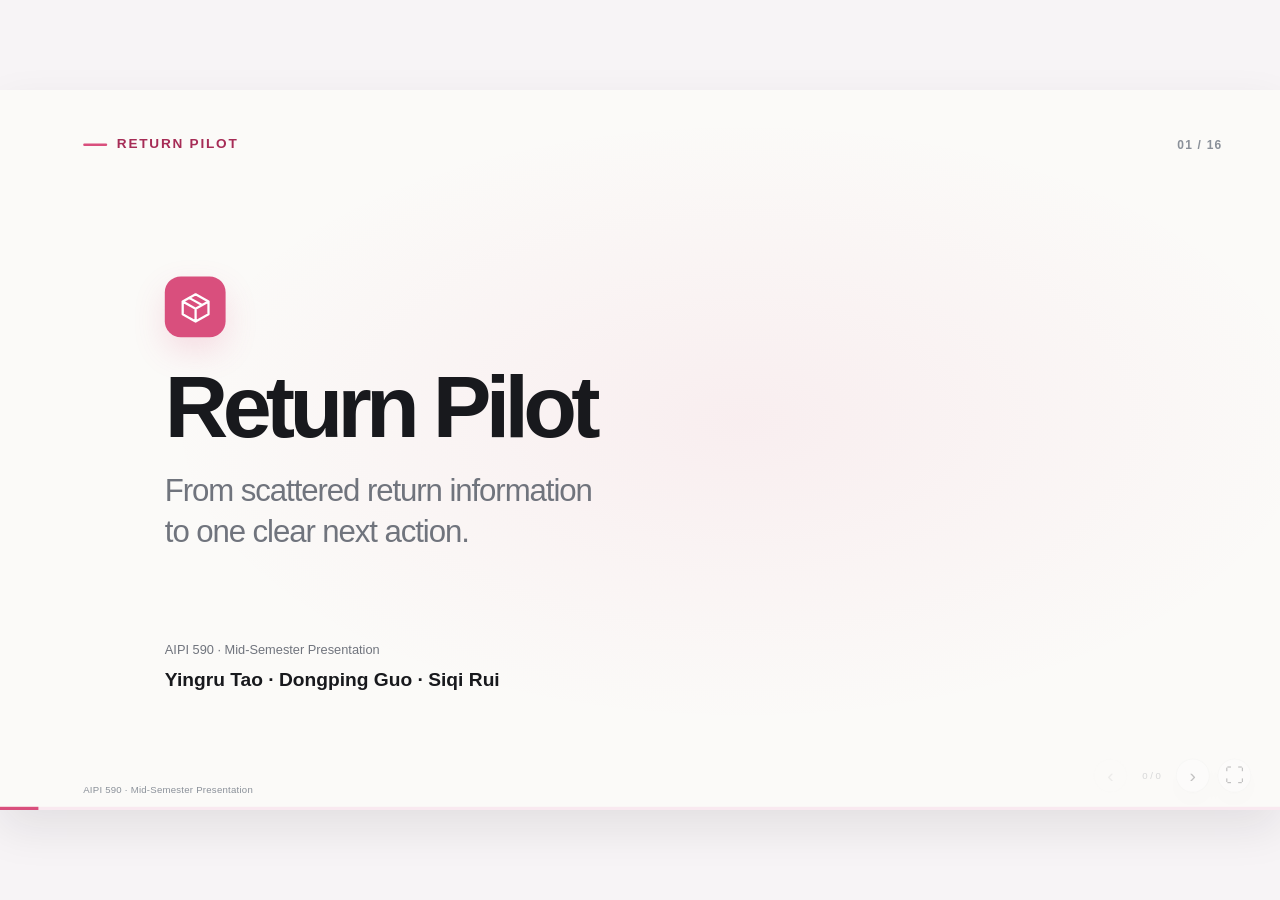
<file: index.html>
<!doctype html>
<html lang="en">
<head>
  <meta charset="utf-8">
  <meta name="viewport" content="width=device-width, initial-scale=1, viewport-fit=cover">
  <meta name="theme-color" content="#FBFAF8">
  <meta name="description" content="Return Pilot — Project progress, customer personas, MVP, system overview, costs, and experiments">
  <title>Return Pilot · AIPI 590 · Presentation 2</title>
  <link rel="icon" href="data:image/svg+xml,%3Csvg xmlns='http://www.w3.org/2000/svg' viewBox='0 0 32 32'%3E%3Crect width='32' height='32' rx='9' fill='%23D94F7D'/%3E%3Ctext x='8' y='24' font-size='24' fill='white' font-family='sans-serif'%3ER%3C/text%3E%3C/svg%3E">
  <link rel="stylesheet" href="assets/presentation.css">
  <link rel="stylesheet" href="assets/personas.css">
  <link rel="stylesheet" href="assets/mvp.css">
  <link rel="stylesheet" href="assets/system.css">
</head>
<body>
  <svg class="svg-definitions" aria-hidden="true" xmlns="http://www.w3.org/2000/svg"><defs>
    <symbol id="i-mail" viewBox="0 0 24 24"><rect x="3" y="5" width="18" height="14" rx="3"/><path d="m4 7 8 6 8-6"/></symbol>
    <symbol id="i-receipt" viewBox="0 0 24 24"><path d="M5 3h14v19l-3-2-4 2-4-2-3 2V3Z"/><path d="M8 7h8M8 11h8M8 15h5"/></symbol>
    <symbol id="i-image" viewBox="0 0 24 24"><rect x="3" y="3" width="18" height="18" rx="3"/><circle cx="8" cy="8" r="1.5"/><path d="m4 18 5-5 4 3 4-6 4 8"/></symbol>
    <symbol id="i-headphones" viewBox="0 0 24 24"><path d="M4 14v-3a8 8 0 0 1 16 0v3"/><rect x="3" y="12" width="4" height="9" rx="2"/><rect x="17" y="12" width="4" height="9" rx="2"/></symbol>
    <symbol id="i-hoodie" viewBox="0 0 24 24"><path d="m8 4-5 4-2 7 4 2 2-5v10h10V12l2 5 4-2-2-7-5-4M8 4c0-4 8-4 8 0l-4 5-4-5ZM9 17h6"/></symbol>
    <symbol id="i-phone" viewBox="0 0 24 24"><rect x="6" y="2" width="12" height="20" rx="3"/><path d="M10 5h4M11 19h2"/></symbol>
    <symbol id="i-page" viewBox="0 0 24 24"><rect x="3" y="3" width="18" height="18" rx="3"/><path d="M3 8h18M7 12h10M7 16h7"/></symbol>
    <symbol id="i-arrow" viewBox="0 0 24 24"><path d="M5 12h14m-5-5 5 5-5 5"/></symbol>
    <symbol id="i-box" viewBox="0 0 24 24"><path d="m12 3 9 5v9l-9 5-9-5V8l9-5Zm-9 5 9 5 9-5M12 13v9M7.5 5.5l9 5"/></symbol>
    <symbol id="i-check" viewBox="0 0 24 24"><path d="m5 12 4 4L19 6"/></symbol>
    <symbol id="i-route" viewBox="0 0 24 24"><circle cx="5" cy="5" r="2"/><circle cx="19" cy="19" r="2"/><path d="M7 5h9a4 4 0 0 1 0 8H8a3 3 0 0 0 0 6h9"/></symbol>
    <symbol id="i-refund" viewBox="0 0 24 24"><path d="M4 8a9 9 0 1 1-1 8M4 3v5h5M15 8h-4a2 2 0 0 0 0 4h2a2 2 0 0 1 0 4H9M12 6v12"/></symbol>
    <symbol id="i-shield" viewBox="0 0 24 24"><path d="m12 3 8 3v6c0 5-8 9-8 9s-8-4-8-9V6l8-3Z"/><path d="m8 12 3 3 5-6"/></symbol>
  </defs></svg>
  <main class="viewport" aria-label="AIPI 590 presentation">
    <div id="deck" class="deck" data-scene="-1" data-step="0" data-phase="0" tabindex="-1">
      <header class="topline"><p id="chapter" class="eyebrow">Return Pilot</p><span id="page-number">01 / 16</span></header>
      <section id="cover" class="scene-copy cover" aria-label="Return Pilot cover">
        <div class="cover-content">
          <span class="cover-mark" aria-hidden="true"><svg class="icon"><use href="#i-box"/></svg></span>
          <h1>Return Pilot</h1>
          <p class="cover-subtitle">From scattered return information<br>to one clear next action.</p>
          <div class="cover-credit"><p>AIPI 590 · Mid-Semester Presentation</p><p>Yingru Tao · Dongping Guo · Siqi Rui</p></div>
        </div>
      </section>
      <section id="problem" class="scene-copy" aria-label="Scattered return information" aria-hidden="true" inert>
        <div class="question-core"><span class="context-label">Multiple purchases. Multiple retailers. Different rules.</span><h1><span class="problem-lead">I know what I want to return.</span><br><span class="accent">But what do I actually do next?</span></h1></div>
        <div id="question-cloud" aria-label="Questions the shopper must answer"><span class="question-chip q-due">When is it due?</span><span class="question-chip q-where">Where do I return it?</span><span class="question-chip q-need">What should I do first?</span></div>
      </section>
      <section id="solution" class="scene-copy" aria-label="Purchase information becomes an action plan" aria-hidden="true" inert>
        <div class="organize-intro"><p class="context-label">Same purchases. Same policies. Less manual work.</p><h2>We turn return information<br><span class="accent">into next actions.</span></h2></div>
        <div class="product-reveal"><span class="product-mark"><svg class="icon"><use href="#i-box"/></svg></span><h2>Return Pilot</h2><p>One place to manage<br>returns across retailers</p><span class="value-line">Less searching.<br>Less remembering.<br>A clear next action.</span></div>
        <p id="phase-caption" class="phase-caption" aria-live="polite"></p>
      </section>
      <!-- A single persistent group: the documents become tasks and then a concept thumbnail. -->
      <div id="materials" class="materials">
        <div class="plan-paper"><div class="plan-heading"><h3>Your next actions</h3><span>3 items · 2 retailers</span></div><p class="plan-foot">A next step for each item. Uncertainty stays visible.</p></div>
        <article id="order-email" class="material purchase item-a" data-kind="email" aria-label="Wireless Headphones order email">
          <div class="document-type"><svg class="icon"><use href="#i-mail"/></svg><span>Order email</span><span class="source-id">01</span></div>
          <div class="item-identity"><span class="item-art"><svg class="icon"><use href="#i-headphones"/></svg></span><div><span class="retailer">Sample retailer A</span><h3 class="field name-field">Wireless Headphones</h3></div></div>
          <div class="source-details"><p>Order <b>RP-1042</b></p><p class="field date-field">Delivered <b>Sep 15, 2026</b></p><div class="source-bottom"><span>Order confirmed</span><b>$59.99</b></div></div>
          <div class="action-details"><div class="action-heading"><span class="priority">1</span><h4>Start your return</h4></div><p>Complete the next required step</p><span class="task-status">Request by Oct 15</span></div>
          <div class="provenance">Order email <span>+ Retailer A policy</span></div>
        </article>
        <article id="purchase-receipt" class="material purchase item-b" data-kind="receipt" aria-label="Everyday Hoodie purchase receipt">
          <div class="document-type"><svg class="icon"><use href="#i-receipt"/></svg><span>Purchase receipt</span><span class="source-id">02</span></div>
          <div class="item-identity"><span class="item-art"><svg class="icon"><use href="#i-hoodie"/></svg></span><div><span class="retailer">Sample retailer B</span><h3 class="field name-field">Everyday Hoodie</h3></div></div>
          <div class="source-details"><p>Order <b>RP-1028</b></p><p class="field date-field">Purchased <b>Sep 20, 2026</b></p><p class="missing field">Delivery date <b>Not provided</b></p><div class="source-bottom"><span>Total</span><b>$49.99</b></div><div class="receipt-bars" aria-hidden="true"></div></div>
          <div class="action-details"><div class="action-heading"><span class="priority">2</span><h4>Confirm the delivery date</h4></div><p>More information is needed</p><span class="task-status uncertain">Needs confirmation · Deadline unverified</span></div>
          <div class="provenance">Purchase receipt <span>+ Retailer B policy</span></div>
        </article>
        <article id="product-screenshot" class="material purchase item-c" data-kind="screenshot" aria-label="Phone Case purchase screenshot">
          <div class="document-type"><svg class="icon"><use href="#i-image"/></svg><span>Purchase screenshot</span><span class="source-id">03</span></div>
          <div class="item-identity"><span class="item-art"><svg class="icon"><use href="#i-phone"/></svg></span><div><span class="retailer">Sample retailer A</span><h3 class="field name-field">Phone Case</h3></div></div>
          <div class="source-details"><p>Order <b>RP-1042</b> · <b>$19.01</b></p><p class="field date-field">Delivered <b>Sep 15, 2026</b></p><div class="source-bottom"><span class="decision-pill">Still deciding</span></div></div>
          <div class="action-details"><div class="action-heading"><span class="priority">3</span><h4>Decide whether to keep it</h4></div><p>Set a decision reminder</p><span class="task-status neutral">Your choice · No return started</span></div>
          <div class="provenance">Purchase screenshot <span>+ Retailer A policy</span></div>
        </article>
        <article id="policy-a" class="material policy item-a" aria-label="Illustrative retailer A policy"><div class="document-type"><svg class="icon"><use href="#i-page"/></svg><span>Retailer A · Return policy</span></div><p class="field">Start within <b>30 days of delivery</b></p><p>Check the method.<br>Prepare the matching label.</p><span class="policy-code">A / Headphones + phone case</span></article>
        <article id="policy-b" class="material policy item-b" aria-label="Illustrative retailer B policy"><div class="document-type"><svg class="icon"><use href="#i-page"/></svg><span>Retailer B · Return policy</span></div><p class="field">Window starts on <b>delivery</b></p><p>Proof of purchase required.<br>Confirm the date first.</p><span class="policy-code">B / Everyday Hoodie</span></article>
      </div>
      <span class="illustration-label">Illustrative example</span>
      <section id="progress" class="scene-copy" aria-label="Progress since our idea pitch" aria-hidden="true" inert>
        <h2 class="progress-title">Progress since our <span class="accent">idea pitch</span></h2>
        <div class="idea"><span class="context-label">The original idea</span><p>One place to manage<br>returns across retailers</p><div class="idea-rule"></div><span class="concept-label">Experience concept</span></div>
        <div class="progress-panels">
          <article id="scope-panel" class="progress-panel" data-progress="1">
            <div class="panel-header"><span class="panel-index">01</span><div><h3>Product scope</h3><p class="panel-summary">Define the user, boundaries, and core flow</p></div><span class="evidence-badge pending">Scope to confirm</span></div>
            <div class="panel-material scope-material"><p class="material-caption">Visible in the current prototype</p><div class="scope-flow"><div><svg class="icon"><use href="#i-receipt"/></svg><b>Review<br>purchases</b></div><span>→</span><div><svg class="icon"><use href="#i-box"/></svg><b>Manage<br>return tasks</b></div><span>→</span><div><svg class="icon"><use href="#i-arrow"/></svg><b>Plan &amp;<br>follow up</b></div></div><p class="scope-boundary">Retailer coverage and supported conditions<br><strong>Awaiting the confirmed scope document</strong></p></div>
            <p class="compact-note">Prototype flow mapped · Retailer coverage / conditions to confirm</p>
          </article>
          <article id="experience-panel" class="progress-panel" data-progress="2">
            <div class="panel-header"><span class="panel-index">02</span><div><h3>Product experience</h3><p class="panel-summary">Purchase information → Tasks → Action plan</p></div><span class="evidence-badge">Web prototype</span></div>
            <figure class="prototype-evidence"><button id="preview-prototype" class="screenshot-button" aria-label="Enlarge actual Web prototype screenshot"><img src="assets/images/prototype-today.png" alt="Actual local Return Pilot Web prototype: Today page with purchase tasks and a return plan" width="1600" height="900"></button><figcaption>Actual prototype capture · Sample data</figcaption></figure>
            <div class="prototype-copy"><p>The core experience<br>is now clickable.</p><span>Purchase review, tasks,<br>planning, and manual updates.</span><button id="launch-demo" class="text-button">Open Web demo <span aria-hidden="true">↗</span></button></div>
          </article>
          <article id="evaluation-panel" class="progress-panel" data-progress="3">
            <div class="panel-header"><span class="panel-index">03</span><div><h3>AI evaluation</h3><p class="panel-summary">Which approach fits which task?</p></div><span class="evidence-badge complete">20 cases tested</span></div>
            <div class="panel-material evaluation-material"><div class="method-options"><span>Rules</span><span>LLM</span><span>Hybrid</span></div><div class="evaluation-placeholder complete"><span class="placeholder-mark" aria-hidden="true">✓</span><p>Planning-layer experiment complete<small>20 fixed cases · Detailed results next</small></p></div></div>
          </article>
        </div>
      </section>
      <section id="persona-emma" class="scene-copy persona-scene" aria-label="Emma: clear next actions" aria-hidden="true" inert>
        <h2 class="persona-title">Less searching. <span class="accent">A clearer next step.</span></h2>
        <p class="persona-subtitle">The pain: each return starts with another search through receipts, emails, and retailer rules.</p>
        <article class="persona-profile">
          <div class="persona-identity"><span class="persona-avatar" aria-hidden="true">E</span><div><h3>Emma</h3><p>Graduate student</p></div></div>
          <p class="persona-context">Shops across several retailers.</p>
          <blockquote class="persona-quote">“I’m really happy with this. I finally know what to return first, without searching all my emails and store policies.”</blockquote>
          <span class="persona-sentiment">Expected response · Satisfied</span>
        </article>
        <div class="persona-board">
          <p class="persona-board-label">The same purchases. A different experience.</p>
          <span class="persona-board-state"><span class="persona-board-before">Information → Action</span></span>
          <h3 class="persona-source-list-label">Your next actions</h3>
          <article class="persona-source s-email">
            <div class="persona-document"><svg class="icon"><use href="#i-mail"/></svg><span>Order email</span></div>
            <h4>Wireless Headphones</h4>
            <div class="persona-source-detail">Retailer A<br>Delivered <b>September 15</b><br>Which deadline applies?</div>
            <span class="persona-priority">1</span>
            <div class="persona-task-action"><strong>Start your return</strong><span>Request by October 15 · Based on delivery date</span></div>
          </article>
          <article class="persona-source s-receipt">
            <div class="persona-document"><svg class="icon"><use href="#i-receipt"/></svg><span>Paper receipt</span></div>
            <h4>Everyday Hoodie</h4>
            <div class="persona-source-detail">Retailer B<br>Purchased <b>September 20</b><br><span class="missing-date">Delivery date is missing</span></div>
            <span class="persona-priority">2</span>
            <div class="persona-task-action"><strong>Confirm the delivery date</strong><span>Deadline stays unverified until the date is confirmed</span></div>
          </article>
          <article class="persona-source s-screenshot">
            <div class="persona-document"><svg class="icon"><use href="#i-image"/></svg><span>Screenshot</span></div>
            <h4>Phone Case</h4>
            <div class="persona-source-detail">Retailer A<br>Still deciding<br>When should I decide?</div>
            <span class="persona-priority">3</span>
            <div class="persona-task-action"><strong>Decide whether to keep it</strong><span>The choice stays with you · No return started</span></div>
          </article>
          <p class="persona-before-caption">Different policies. Different dates. No obvious priority.</p>
        </div>
        <div class="persona-caption">
          <p class="persona-initial-caption">The burden is <strong>rebuilding the same information</strong> before every return.</p>
          <p class="persona-step-one">Gather the evidence, match the policy, and <strong>give each item a next action.</strong></p>
          <p class="persona-answer">Design value: <strong>one structured task list</strong>, with priorities and uncertainty visible.</p>
        </div>
        <span class="persona-evidence">Illustrative persona · Expected feedback to validate</span>
      </section>
      <section id="persona-ryan" class="scene-copy persona-scene" aria-label="Ryan: selective sharing and privacy" aria-hidden="true" inert>
        <h2 class="persona-title">Useful—if I control <span class="accent">what I share.</span></h2>
        <p class="persona-subtitle">The concern: managing a few returns should not require access to an entire inbox.</p>
        <article class="persona-profile">
          <div class="persona-identity"><span class="persona-avatar" aria-hidden="true">R</span><div><h3>Ryan</h3><p>Software engineer</p></div></div>
          <p class="persona-context">Careful about sharing personal data.</p>
          <blockquote class="persona-quote">“I’d use it, but I don’t want an app reading my entire inbox just to manage a few returns.”</blockquote>
          <span class="persona-sentiment cautious">Expected response · Cautious</span>
        </article>
        <div class="persona-board">
          <p class="persona-board-label">Privacy concern → A narrower input boundary</p>
          <span class="persona-board-state">Proposed architecture</span>
          <div class="privacy-inbox">
            <h3 class="privacy-inbox-title"><svg class="icon"><use href="#i-mail"/></svg>My inbox</h3>
            <div class="privacy-mail"><svg class="icon"><use href="#i-mail"/></svg>Personal messages</div>
            <div class="privacy-mail"><svg class="icon"><use href="#i-mail"/></svg>Work conversations</div>
            <div class="privacy-mail selected"><svg class="icon"><use href="#i-receipt"/></svg>Order confirmation</div>
            <div class="privacy-mail"><svg class="icon"><use href="#i-mail"/></svg>Travel plans</div>
            <div class="privacy-mail"><svg class="icon"><use href="#i-mail"/></svg>Subscriptions</div>
          </div>
          <div class="privacy-question"><h4>Does it need<br><span class="accent">everything?</span></h4><p>Only a few of these messages are relevant to a return.</p></div>
          <div class="privacy-options">
            <h4>Only the purchases you choose</h4>
            <div class="privacy-option"><svg class="icon"><use href="#i-mail"/></svg>Forward one order email</div>
            <div class="privacy-option"><svg class="icon"><use href="#i-receipt"/></svg>Upload a receipt</div>
            <div class="privacy-option"><svg class="icon"><use href="#i-page"/></svg>Enter details manually</div>
            <p class="privacy-scope">Selected evidence → Purchase understanding → Return tasks</p>
          </div>
          <div class="privacy-no-access"><svg class="icon"><use href="#i-check"/></svg>No full-inbox permission required.</div>
        </div>
        <div class="persona-caption">
          <p class="persona-initial-caption">Concern: <strong>the scope of access</strong>, not just whether the app is useful.</p>
          <p class="persona-step-one">Users decide which order email, receipt, or fields <strong>enter the system.</strong></p>
          <p class="persona-answer">Architecture response: <strong>selective purchase input</strong>. Wider security controls still need implementation.</p>
        </div>
        <span class="persona-evidence">Illustrative persona · Input boundary is a planned design, not a security certification</span>
      </section>
      <section id="persona-maya" class="scene-copy persona-scene" aria-label="Maya: a future mobile experience" aria-hidden="true" inert>
        <h2 class="persona-title">Plan on the web. <span class="accent">Follow through on the go.</span></h2>
        <p class="persona-subtitle">The request: make the next step accessible where returns actually happen.</p>
        <article class="persona-profile">
          <div class="persona-identity"><span class="persona-avatar" aria-hidden="true">M</span><div><h3>Maya</h3><p>Working professional</p></div></div>
          <p class="persona-context">Fits errands around work and commuting.</p>
          <blockquote class="persona-quote">“I’d love this on my phone—especially when I’m at the drop-off point and need the instructions.”</blockquote>
          <span class="persona-sentiment future">Expected request · Mobile access</span>
        </article>
        <div class="persona-board">
          <p class="persona-board-label">From planning at home to action outside</p>
          <span class="persona-board-state">Future opportunity</span>
          <div class="mobile-desktop">
            <div class="mobile-window-bar"><i></i><i></i><i></i><span>Return Pilot · Web workspace</span></div>
            <div class="mobile-desktop-body"><h4>One trip. Three returns.</h4><p>Organize the tasks before leaving home.</p><div class="mobile-task-row"><strong>Wireless Headphones</strong><small>Next action</small><span class="mobile-task-status">Request return</span></div><div class="mobile-task-row"><strong>Everyday Hoodie</strong><small>Next action</small><span class="mobile-task-status">Confirm date</span></div></div>
          </div>
          <span class="mobile-desktop-label">Current focus · Web MVP</span>
          <div class="mobile-connection" aria-hidden="true"><span>→</span><small>Same tasks<br>and progress</small><span>←</span></div>
          <div class="mobile-phone" aria-label="Illustrative future mobile interface">
            <span class="mobile-phone-label">Mobile concept</span><h4>At the drop-off?</h4><p>Keep the next step within reach.</p>
            <div class="mobile-phone-action"><svg class="icon"><use href="#i-page"/></svg>Open return instructions</div>
            <div class="mobile-phone-action"><svg class="icon"><use href="#i-image"/></svg>Photograph the receipt</div>
            <div class="mobile-phone-action primary"><svg class="icon"><use href="#i-check"/></svg>Update progress</div>
          </div>
        </div>
        <div class="persona-caption">
          <p class="persona-initial-caption">The Web MVP supports planning. <strong>The drop-off happens away from the desk.</strong></p>
          <p class="persona-step-one">Future mobile scope: <strong>receipt capture, quick instructions, and progress updates.</strong></p>
          <div class="persona-answer persona-summary"><span><b>Value</b> · Clear next actions</span><span><b>Trust</b> · Selective input</span><span><b>Next</b> · Mobile access</span></div>
        </div>
        <span class="persona-evidence">Illustrative persona · Mobile is a future extension, not a delivered feature</span>
      </section>
      <section id="mvp" class="scene-copy mvp-scene" aria-label="MVP demonstration" aria-hidden="true" inert>
        <h2 class="persona-title">Our web MVP</h2>
        <p class="persona-subtitle">Collect purchases. Make one plan. Follow every refund.</p>
        <nav class="mvp-inline-nav" aria-label="MVP demo controls"><button data-inline-route="login">Login</button><a href="demo/index.html#login" target="_blank" rel="noopener">Open full demo ↗</a></nav>
        <iframe id="inline-mvp" class="mvp-inline-frame" src="demo/index.html#login" title="Interactive Return Pilot frontend prototype"></iframe>
        <p class="mvp-disclosure">Interactive demo · Sample receipt extraction, policies and drop-off locations · Manual tracking</p>
      </section>
      <section id="system" class="scene-copy overview-scene" aria-labelledby="system-title" aria-hidden="true" inert>
        <div class="overview-heading">
          <h2 id="system-title">From purchase <span class="accent">to refund.</span></h2>
          <p>AI interprets. Rules calculate. You decide.</p>
        </div>
        <ol class="system-flow" aria-label="The return journey">
          <li class="flow-node has-ai">
            <div class="flow-node-top"><span class="flow-number">01</span><svg class="icon"><use href="#i-receipt"/></svg></div>
            <h3>Import</h3><p>Receipt / PDF<br>Email / Manual</p>
            <span class="ai-tag" data-reveal="system" data-reveal-step="1" aria-hidden="true">AI <span>Extract details</span></span>
          </li>
          <li class="flow-node has-ai">
            <div class="flow-node-top"><span class="flow-number">02</span><svg class="icon"><use href="#i-page"/></svg></div>
            <h3>Match policy</h3><p>Check conditions<br>Calculate deadlines</p>
            <span class="ai-tag" data-reveal="system" data-reveal-step="1" aria-hidden="true">AI <span>Assess eligibility</span></span>
          </li>
          <li class="flow-node">
            <div class="flow-node-top"><span class="flow-number">03</span><svg class="icon"><use href="#i-check"/></svg></div>
            <h3>Choose</h3><p>You select items<br>Urgent returns first</p>
            <span class="flow-role">Your decision</span>
          </li>
          <li class="flow-node has-ai">
            <div class="flow-node-top"><span class="flow-number">04</span><svg class="icon"><use href="#i-route"/></svg></div>
            <h3>Plan</h3><p>Time + place<br>Group nearby returns</p>
            <span class="ai-tag" data-reveal="system" data-reveal-step="1" aria-hidden="true">AI <span>Use preferences</span></span>
          </li>
          <li class="flow-node">
            <div class="flow-node-top"><span class="flow-number">05</span><svg class="icon"><use href="#i-box"/></svg></div>
            <h3>Return</h3><p>Steps, labels &amp; QR<br>You drop it off</p>
            <span class="flow-role">Guided by the app</span>
          </li>
          <li class="flow-node has-ai">
            <div class="flow-node-top"><span class="flow-number">06</span><svg class="icon"><use href="#i-refund"/></svg></div>
            <h3>Track refund</h3><p>Email updates<br>You confirm refund</p>
            <span class="ai-tag" data-reveal="system" data-reveal-step="1" aria-hidden="true">AI <span>Read status</span></span>
          </li>
        </ol>
        <div class="system-foundation" data-reveal="system" data-reveal-step="1" aria-hidden="true">
          <div class="policy-feed">
            <div class="foundation-heading"><span>Policy library</span><small>Updates checked weekly</small></div>
            <div class="policy-feed-flow"><span><b class="inline-ai">AI</b> checks updates</span><svg class="icon"><use href="#i-arrow"/></svg><span>Team reviews</span><svg class="icon"><use href="#i-arrow"/></svg><span class="policy-published">Policies go live</span></div>
          </div>
          <div class="system-notes">
            <p class="deployment-caption"><span class="deployment-current">Cloud MVP</span><span class="deployment-line" aria-hidden="true"></span><span>On-device AI next</span></p>
            <p class="privacy-note"><svg class="icon"><use href="#i-shield"/></svg><span>Planned: encrypted transfer &amp; storage</span></p>
          </div>
        </div>
      </section>
      <section id="costs" class="scene-copy overview-scene" aria-labelledby="cost-title" aria-hidden="true" inert>
        <div class="overview-heading">
          <h2 id="cost-title">Monthly budget for <span class="accent">200 active users.</span></h2>
          <p>Cloud MVP · Estimated <strong>$40–70</strong> per month</p>
        </div>
        <div class="call-model">
          <div class="call-hero"><span class="call-total">≈7</span><p>model calls<br>per complete return</p></div>
          <dl class="call-stages">
            <div style="--calls:2"><dt><span class="call-dots" aria-hidden="true"><i></i><i></i></span><span class="call-stage-count">2</span></dt><dd>Import<br>&amp; policy</dd></div>
            <div style="--calls:1"><dt><span class="call-dots" aria-hidden="true"><i></i></span><span class="call-stage-count">1</span></dt><dd>Plan</dd></div>
            <div style="--calls:3"><dt><span class="call-dots" aria-hidden="true"><i></i><i></i><i></i></span><span class="call-stage-count">3</span></dt><dd>Email<br>updates</dd></div>
            <div style="--calls:1"><dt><span class="call-dots" aria-hidden="true"><i class="reserve-dot"></i></span><span class="call-stage-count">1</span></dt><dd>Adjust /<br>retry</dd></div>
          </dl>
          <div class="call-formula"><span>Monthly calls per user</span><p>2 × purchases <b>+</b> 5 × returns</p></div>
        </div>
        <div class="budget-board" aria-label="Monthly platform budgets for 200 active users">
          <div class="budget-heading"><span>Usage per user / month</span><span>Platform / month</span></div>
          <div class="budget-row" style="--budget-width:57.14%"><div class="budget-profile"><h3>Light</h3><p>10 purchases · 2 returns</p></div><div class="budget-track" aria-hidden="true"><span></span></div><strong class="budget-amount">$40</strong></div>
          <div class="budget-row budget-typical" style="--budget-width:71.43%"><div class="budget-profile"><h3>Typical</h3><p>20 purchases · 4 returns</p></div><div class="budget-track" aria-hidden="true"><span></span></div><strong class="budget-amount">$50</strong></div>
          <div class="budget-row" style="--budget-width:100%"><div class="budget-profile"><h3>Heavy</h3><p>40 purchases · 8 returns</p></div><div class="budget-track" aria-hidden="true"><span></span></div><strong class="budget-amount">$70</strong></div>
        </div>
        <div class="cost-breakdown" data-reveal="costs" data-reveal-step="1" aria-hidden="true">
          <span class="breakdown-label">Inside the $50</span>
          <dl><div><dt>$25</dt><dd>Server, data &amp; email</dd></div><div><dt>$7</dt><dd>AI</dd></div><div><dt>$8</dt><dd>Search</dd></div><div><dt>$10</dt><dd>Spare budget</dd></div></dl>
        </div>
        <p class="budget-assumption">Estimated service costs · Actual bills will depend on usage</p>
        <p class="budget-sources">Pricing: <a href="https://developers.openai.com/api/docs/models/gpt-6-luna" target="_blank" rel="noopener">GPT-6 Luna ↗</a><span>·</span><a href="https://brave.com/search/api/" target="_blank" rel="noopener">Brave Search ↗</a></p>
      </section>
      <section id="experiment-setup" class="scene-copy experiment-scene" aria-label="Experiment setup" aria-hidden="true" inert>
        <h2 class="experiment-title">Experiment: Where does AI actually add value?</h2>
        <p class="experiment-subtitle">Same 20 return-planning cases · Same inputs · Four strategies · Two models</p>
        <div class="setup-cases"><svg class="icon" aria-hidden="true"><use href="#i-receipt"/></svg><b>20</b><div><strong>Fixed return-planning cases</strong><p>Same purchase context and policy evidence</p></div></div>
        <div class="setup-down setup-down-first" aria-hidden="true">&#8595;</div>
        <div class="setup-strategies">
          <div class="setup-baseline"><h3>RULES BASELINE</h3><div class="setup-strategy"><svg class="icon" aria-hidden="true"><use href="#i-page"/></svg><div><b>A</b><strong>RULES ONLY</strong><p>Deterministic baseline</p></div></div></div>
          <div class="setup-llm"><h3>LLM-BASED APPROACHES <span aria-hidden="true"></span></h3><div class="setup-flow">
            <div class="setup-strategy"><svg class="icon" aria-hidden="true"><use href="#i-mail"/></svg><div><b>B0</b><strong>BASIC PROMPT</strong><p>LLM baseline</p></div></div>
            <span class="setup-next" aria-hidden="true">&#8594;</span>
            <div class="setup-strategy"><svg class="icon" aria-hidden="true"><use href="#i-receipt"/></svg><div><b>B1</b><strong>STRUCTURED</strong><p>Decision flow + worked example</p></div></div>
            <span class="setup-next" aria-hidden="true">&#8594;</span>
            <div class="setup-strategy setup-hybrid"><svg class="icon" aria-hidden="true"><use href="#i-shield"/></svg><div><b>C</b><strong>HYBRID</strong><p>B1 + validation &amp; rule fallback</p></div></div>
          </div></div>
        </div>
        <div class="setup-down setup-down-last" aria-hidden="true">&#8595;</div>
        <div class="setup-evaluation">
          <div class="setup-models"><h3>MODELS</h3><div><b><span class="setup-model-mark">Q</span>Qwen 3.7 Flash</b><b><span class="setup-model-mark setup-gpt">&#9678;</span>GPT-6 Luna</b></div></div>
          <div class="setup-metrics"><h3>EVALUATION METRICS</h3><div><span><svg class="icon" aria-hidden="true"><use href="#i-check"/></svg>Correct plan</span><span><i>&#9651;</i>Critical errors</span><span><i>&#9687;</i>Latency</span><span><svg class="icon" aria-hidden="true"><use href="#i-box"/></svg>Tokens</span><span><i>$</i>Cost</span></div></div>
        </div>
      </section>
      <section id="experiment-prompts" class="scene-copy experiment-scene" aria-label="Prompt engineering experiment" aria-hidden="true" inert>
        <h2 class="experiment-title">Experiment: Structured prompting improved planning accuracy.</h2>
        <p class="experiment-subtitle">Same models. Same 20 cases. More explicit decision structure.</p>
        <div class="pe-methods">
          <div class="pe-foundation">
            <h3>B0 &mdash; Foundational Prompt</h3>
            <p class="pe-concept">What the model should do</p>
            <dl class="pe-techniques">
              <div><dt>Role &amp; Task Framing</dt><dd>Define the assistant's role and planning objective.</dd></div>
              <div><dt>Context &amp; Constraints</dt><dd>Set evidence, policy boundaries, and restrictions.</dd></div>
              <div><dt>Structured Output</dt><dd>Require a consistent JSON schema.</dd></div>
            </dl>
          </div>
          <span class="pe-arrow pe-reveal-one" aria-hidden="true">&rarr;</span>
          <div class="pe-structured pe-reveal-one">
            <h3>B1 &mdash; Structured Prompt</h3>
            <p class="pe-concept">How the model should decide</p>
            <span class="pe-retained">B0 foundation retained &middot; three added techniques</span>
            <dl class="pe-techniques">
              <div><dt><span>01</span> Structured Reasoning</dt><dd>Explicit internal decision procedure (CoT-style).</dd></div>
              <div><dt><span>02</span> Example-Based Prompting</dt><dd>One complete worked example (one-shot).</dd></div>
              <div><dt><span>03</span> Self-Verification</dt><dd>Prompt-level consistency check before final output.</dd></div>
            </dl>
          </div>
        </div>
        <div class="pe-results pe-reveal-two">
          <h3>CORRECT PLANS &middot; B0 VS B1</h3>
          <div class="pe-model-results">
            <figure class="pe-model" aria-label="Qwen 3.7 Flash: B0 5 percent, 1 of 20; B1 50 percent, 10 of 20. Improvement of 45 percentage points.">
              <figcaption><strong>Qwen 3.7 Flash</strong><b>+45 <span>pp</span></b></figcaption>
              <div class="pe-bar-row"><span>B0</span><div class="pe-bar-track"><i style="width:5%"></i></div><strong>5% <small>(1/20)</small></strong></div>
              <div class="pe-bar-row pe-b1"><span>B1</span><div class="pe-bar-track"><i style="width:50%"></i></div><strong>50% <small>(10/20)</small></strong></div>
              <div class="pe-scale" aria-hidden="true"><span>0%</span><span>50%</span><span>100%</span></div>
            </figure>
            <figure class="pe-model" aria-label="GPT-6 Luna: B0 50 percent, 10 of 20; B1 65 percent, 13 of 20. Improvement of 15 percentage points.">
              <figcaption><strong>GPT-6 Luna</strong><b>+15 <span>pp</span></b></figcaption>
              <div class="pe-bar-row"><span>B0</span><div class="pe-bar-track"><i style="width:50%"></i></div><strong>50% <small>(10/20)</small></strong></div>
              <div class="pe-bar-row pe-b1"><span>B1</span><div class="pe-bar-track"><i style="width:65%"></i></div><strong>65% <small>(13/20)</small></strong></div>
              <div class="pe-scale" aria-hidden="true"><span>0%</span><span>50%</span><span>100%</span></div>
            </figure>
          </div>
          <p class="pe-takeaway">Same models. Same cases. Better decision structure.<span>pp = percentage points</span></p>
        </div>
      </section>
      <section id="experiment-results" class="scene-copy experiment-scene" aria-label="Experiment results and rules baseline" aria-hidden="true" inert>
        <h2 class="experiment-title">Experiment: The result changed how we divide the work.</h2>
        <p class="experiment-subtitle">Same 20 cases. Better prompts, then deterministic validation.</p>
        <div class="evidence-layout">
          <figure class="evidence-chart" aria-labelledby="evidence-chart-title">
            <figcaption class="evidence-chart-heading">
              <h3 id="evidence-chart-title">Correct executable plan (%)</h3>
              <div class="evidence-legend"><span><i class="evidence-qwen"></i>Qwen 3.7 Flash</span><span><i class="evidence-gpt"></i>GPT-6 Luna</span></div>
            </figcaption>
            <div class="evidence-plot" role="img" aria-label="Correct executable plans on 20 cases. Qwen 3.7 Flash: B0 5%, 1/20; B1 50%, 10/20; C 85%, 17/20. GPT-6 Luna: B0 50%, 10/20; B1 65%, 13/20; C 100%, 20/20.">
              <div class="evidence-gridline evidence-grid-100"><span>100</span></div>
              <div class="evidence-gridline evidence-grid-50"><span>50</span></div>
              <div class="evidence-gridline evidence-grid-0"><span>0</span></div>
              <div class="evidence-groups">
                <div class="evidence-group">
                  <div class="evidence-bars"><div class="evidence-bar evidence-qwen" style="height:5%"><span><b>5%</b><small>1/20</small></span></div><div class="evidence-bar evidence-gpt" style="height:50%"><span><b>50%</b><small>10/20</small></span></div></div>
                  <div class="evidence-group-label"><strong>B0</strong><small>BASIC</small></div>
                </div>
                <div class="evidence-group">
                  <div class="evidence-bars"><div class="evidence-bar evidence-qwen" style="height:50%"><span><b>50%</b><small>10/20</small></span></div><div class="evidence-bar evidence-gpt" style="height:65%"><span><b>65%</b><small>13/20</small></span></div></div>
                  <div class="evidence-group-label"><strong>B1</strong><small>STRUCTURED</small></div>
                </div>
                <div class="evidence-group evidence-final-group">
                  <div class="evidence-bars"><div class="evidence-bar evidence-qwen" style="height:70%"><span><b>70%</b><small>14/20</small></span></div><div class="evidence-bar evidence-gpt" style="height:100%"><span><b>100%</b><small>20/20</small></span></div></div>
                  <div class="evidence-group-label"><strong>C</strong><small>HYBRID · FINAL SYSTEM</small></div>
                </div>
              </div>
            </div>
          </figure>
          <aside class="evidence-reference" aria-label="Rules benchmark and supporting evidence">
            <div class="evidence-benchmark">
              <h3>RULES BASELINE</h3>
              <div class="evidence-benchmark-result"><strong>100<span>%</span></strong><p><b>20 / 20</b><span>No model call</span></p></div>
              <p class="evidence-benchmark-scope">On this bounded deterministic test set</p>
            </div>
            <div class="evidence-fallback">
              <h4>C fallback triggered</h4>
              <dl><div><dt>Qwen</dt><dd>8 / 20 <span>· 40%</span></dd></div><div><dt>GPT</dt><dd>4 / 20 <span>· 20%</span></dd></div></dl>
              <div class="evidence-check-flow"><span>LLM<br>PLAN</span><i>→</i><span>DETERMINISTIC<br>CHECK</span><i>→</i><span>ACCEPT /<br>RULE FALLBACK</span></div>
              <p>No second LLM repair call</p>
            </div>
            <div class="evidence-coverage evidence-reveal-two">
              <h4>WHAT IT TOOK</h4>
              <dl><div><dt>34</dt><dd>decision checks</dd></div><div><dt>21</dt><dd>scenario-routing branches</dd></div><div><dt>7</dt><dd>fallback / exception paths</dd></div></dl>
              <p class="evidence-loc">~116 rule-logic LOC</p>
              <p class="evidence-example">Nike QR already initiated<br><span>→ explicit 21-day handoff rule</span></p>
              <h3>Rules are strongest where<br>correctness is computable.</h3>
            </div>
          </aside>
        </div>
        <div class="evidence-takeaway evidence-reveal-two" aria-label="Experiment takeaway">
          <p><b>PROMPT</b><span>Structure improves model behavior</span></p><i aria-hidden="true">→</i>
          <p><b>HYBRID</b><span>Validation improves reliability</span></p><i aria-hidden="true">→</i>
          <p><b>RULES</b><span>Enforce what is computable</span></p>
        </div>
      </section>
      <section id="experiment-economics" class="scene-copy experiment-scene" aria-label="Token economics" aria-hidden="true" inert>
        <h2 class="experiment-title">Experiment: Token Economics</h2>
        <p class="experiment-subtitle">Model quality comes with a measurable cost trade-off.</p>
        <div class="economics-models">
          <article class="economics-model"><h3>Qwen 3.7 Flash</h3>
            <div class="economics-comparison">
              <div class="economics-stage"><h4>B1</h4><p><b>~16.5K</b> tokens</p><strong>$0.000570</strong><span>/ case</span></div>
              <i class="economics-arrow" aria-hidden="true">&rarr;</i>
              <div class="economics-stage economics-c"><h4>C</h4><p><b>~16.7K</b> tokens</p><strong>$0.000575</strong><span>/ case</span></div>
            </div>
            <p class="economics-increment"><b>+$0.000005 / case</b><span>+202 total tokens</span></p>
          </article>
          <article class="economics-model"><h3>GPT-6 Luna</h3>
            <div class="economics-comparison">
              <div class="economics-stage"><h4>B1</h4><p><b>~16.8K</b> tokens</p><strong>$0.00189</strong><span>/ case</span></div>
              <i class="economics-arrow" aria-hidden="true">&rarr;</i>
              <div class="economics-stage economics-c"><h4>C</h4><p><b>~17.0K</b> tokens</p><strong>$0.00191</strong><span>/ case</span></div>
            </div>
            <p class="economics-increment"><b>+$0.00002 / case</b></p>
          </article>
        </div>
        <div class="economics-conclusion ending-reveal-one">
          <div class="economics-ratio"><span>GPT &asymp;</span><strong>3.3&times;</strong><span>Qwen model cost / case</span></div>
          <p class="economics-ratio-detail">B1: $0.00189 / $0.000570 &asymp; 3.32&times; <span>&middot;</span> C: $0.00191 / $0.000575 &asymp; 3.32&times;</p>
          <h3>Higher model quality comes at ~3.3&times; the API cost.</h3>
        </div>
      </section>
      <section id="challenges-priorities" class="scene-copy experiment-scene" aria-label="Challenges and next priorities" aria-hidden="true" inert>
        <h2 class="experiment-title">Challenges &amp; Next Priorities</h2>
        <p class="experiment-subtitle">What we learned while building &mdash; and where we go next.</p>
        <div class="closing-challenges">
          <h3>CHALLENGES</h3>
          <ol>
            <li><span aria-hidden="true">01</span><p><strong>Customer Discovery</strong> &mdash; We had to decide who to recruit and which research method would give us the most useful product feedback.</p></li>
            <li><span aria-hidden="true">02</span><p><strong>Prompt Design</strong> &mdash; Our initial prompts lacked enough decision structure, which led to poor model outputs.</p></li>
            <li><span aria-hidden="true">03</span><p><strong>Cost &amp; Efficiency</strong> &mdash; Better model performance came with higher API cost and substantial policy context.</p></li>
          </ol>
        </div>
        <div class="closing-priorities">
          <h3>NEXT PRIORITIES</h3>
          <div class="closing-priority-grid">
            <article><h4>Smarter Agent Harness</h4><p>Better retrieval, context filtering, and tool use</p><small>Send only relevant policy evidence to the model.</small></article>
            <article><h4>Privacy</h4><p>Narrower access, stronger protection, clearer user controls</p><small>Define data boundaries, storage, permissions, and user choice.</small></article>
            <article><h4>Mobile Experience</h4><p>Bring return instructions and progress tracking on the go</p><small>Receipt capture &middot; Quick instructions &middot; Progress updates</small></article>
          </div>
        </div>
      </section>
      <section id="qa" class="scene-copy qa-scene" aria-label="Questions and answers" aria-hidden="true" inert>
        <div class="qa-content"><h2>Q &amp; A</h2><div class="qa-credit"><p class="qa-course">AIPI Midterm Presentation</p><p class="qa-names">Yingru Tao &middot; Dongping Guo &middot; Siqi Rui</p></div></div>
      </section>
      <footer class="chrome"><span id="step-label" class="step-label">AIPI 590 · Mid-Semester Presentation</span><nav class="controls" aria-label="Presentation navigation"><button id="prevBtn" aria-label="Previous step" title="Previous step (←)">‹</button><span id="step-count">0 / 0</span><button id="nextBtn" aria-label="Next step" title="Next step (→ / Space)">›</button><button id="fullBtn" aria-label="Toggle fullscreen" title="Fullscreen (F)">⛶</button></nav><div class="progress-track" role="progressbar" aria-label="Presentation progress" aria-valuemin="0" aria-valuemax="100" aria-valuenow="0"><div id="progressBar"></div></div></footer>
      <p id="status" class="sr-only" role="status" aria-live="polite"></p>
    </div>
  </main>
  <dialog id="demo-overlay" aria-label="Return Pilot Web demo"><div class="demo-toolbar"><span>Return Pilot · Web prototype</span><a href="demo/index.html#login" target="_blank" rel="noopener">Open in new tab ↗</a><button id="close-demo">← Back to presentation</button></div><iframe id="demo-frame" title="Return Pilot Web prototype" data-src="demo/index.html#login"></iframe></dialog>
  <dialog id="image-overlay" aria-label="Actual Web prototype screenshot"><button id="close-image">Close preview ×</button><img src="assets/images/prototype-today.png" alt="Actual Return Pilot Today page captured from the local Web prototype"><p>Actual Web prototype · Sample data</p></dialog>
  <aside class="presenter-notes" hidden>
    <section data-scene="2"><h2>画面一 · 约20秒</h2><p>我们关注的是需要处理多个商家退货的网购用户。比如一个学生，购买信息在邮件、小票和截图里，政策与操作步骤又在不同商家页面上。用户需要自己把这些信息拼起来，再决定先做什么。</p></section>
    <section data-scene="3"><h2>画面二 · 约25–30秒</h2><p>Return Pilot 希望将这些购买信息整理成跨商家的退货任务，结合政策和用户的选择，告诉用户现在该做什么，并持续跟进。缺少收货日期时，我们保留未确认状态，先请用户补充。我们的目标是减少查找、记忆和安排退货的负担，帮助用户及时完成必要步骤。这是体验概念，详细操作会在后面的 Web demo 展示。</p></section>
    <section data-scene="4"><h2>画面三 · 约35–40秒</h2><p>从第一次 idea pitch 到现在，我们围绕三条线推进。第一，产品范围。当前原型已把购买确认、退货任务、计划与跟进串成流程，具体商家和支持条件还需要用本阶段范围文档确认。第二，产品体验。我们已经有可点击的 Web 原型，这里是它的真实截图；示例数据与手动更新让核心交互可以演示。第三，AI 评估。我们已用 20 个固定案例比较规则、LLM 和混合方案，接下来展示各自适合承担什么。</p></section>
    <section data-scene="5"><h2>Customer persona · Emma · 约30秒</h2><p>这三个人物是我们拟定的用户与反馈假设，还不是访谈结果。Emma 是经常跨商家购物的研究生。她的痛点不只是忘记截止时间，而是每次退货都要重新翻邮件、小票和政策，才能拼出商品、到货时间和操作要求。第一次点击，把同一批购买凭证变成有顺序的任务；第二次点击强调临近期限的行动，同时保留缺少日期的未确认状态。她预期会满意，因为产品减少了重复查找和自己记忆的负担。</p></section>
    <section data-scene="6"><h2>Customer persona · Ryan · 约30秒</h2><p>Ryan 是重视隐私的软件工程师。他认为产品有用，但担心为了几件退货就授权整个邮箱。第一次点击只突出订单邮件，并显示转发单封订单、上传小票和手动输入三种选择；第二次点击说明这种输入设计不要求全邮箱授权。这是后面 architecture 可以回应的具体访问范围问题，但不是已经完成的安全认证，也不代表加密、删除或数据保留机制已经实现。</p></section>
    <section data-scene="7"><h2>Customer persona · Maya · 约30秒</h2><p>Maya 是在工作与通勤之间办理退货的上班族。网页方便在家规划，但投递和查看凭证发生在外面。第一次点击出现手机端概念，用于查看步骤、拍摄凭证和更新进度；第二次点击把桌面与手机的同一批任务关联起来，作为未来扩展。最后用价值、信任、下一步三个词总结，并衔接后面的 architecture 或 future work。手机端尚未交付，图中是概念。</p></section>
    <section data-scene="8"><h2>MVP demonstration · 约90秒</h2><p>Enter the demo from Login. Purchases brings the fur jacket, cup, rain boots, and phone case together. Each item shows its return status; select eligible items and leave expired purchases out. Click Add purchase, then Try sample receipt. Review the headphones and save them to Purchases. Click Build my return plan: compatible returns are grouped by drop-off location and the nearest deadline comes first. Counts, amounts, and stops come from the selected items. Continue to Tracking and mark a drop-off to show how the same plan becomes trackable actions, all the way to a confirmed refund. Receipt extraction, prices, policies and drop-off locations are samples; tracking is updated manually.</p></section>
    <section data-scene="11"><h2>实验设置 · 约15–20秒</h2><p>我们只测规划层，把购买背景和政策证据固定在同样的 20 个案例里。四种策略分别是规则、基础提示、结构化提示，以及结构化提示加确定性验证和规则回退；两个模型接受相同输入。这样要回答的是 AI 在哪里真正增加价值。</p></section>
    <section data-scene="12"><h2>Prompt engineering &middot; B0 foundation &rarr; B1 techniques &rarr; measured improvement</h2><p>First, we tested whether prompt engineering alone could improve planning accuracy. Our baseline prompt already defined the role, task, constraints, and output schema.</p><p>For B1, we added structured reasoning, one complete worked example, and an explicit consistency check.</p><p>With the same models and the same 20 cases, Qwen improved from 5% to 50%, while GPT improved from 50% to 65%. This suggests that clearer decision structure can significantly improve planning accuracy, although prompt engineering alone does not eliminate errors.</p></section>
    <section data-scene="13"><h2>准确率与规则基线 · 约30–35秒</h2><p>图表先给出 B0、B1、C 在两个模型上的完整结果，规则基线为 20/20。第一步标出结构化提示和确定性验证各自带来的提升；C 是包含规则回退的最终系统正确率。第二步看规则基线达到 20/20 所需的显式检查、分支和例外覆盖。</p></section>
    <section data-scene="14"><h2>Token economics &middot; model cost trade-off</h2><p>Token economics gave us another trade-off. GPT performed better in our evaluation, but it is also around 3.3 times the model API cost of Qwen per case. Qwen B1 costs $0.000570 and C costs $0.000575; GPT B1 costs $0.00189 and C costs $0.00191. The ratios are approximately 3.32 at both B1 and C. Qwen uses approximately 16.5K to 16.7K tokens, a total increase of 202, while GPT uses approximately 16.8K to 17.0K.</p><p>Click once to reveal the cross-model comparison. Within each model, moving from B1 to C adds very little model cost because validation runs locally without another LLM repair call. The increments are $0.000005 for Qwen and $0.00002 for GPT per case. These are estimated model API costs, excluding infrastructure, engineering, and broader operating costs.</p><p>For the MVP, we may still prioritize reliability, but one optimization opportunity is reducing unnecessary input context, for example retrieving only relevant parts of retailer policies rather than sending all policy content. This does not finalize GPT as our production model or establish that higher cost automatically creates better business value.</p></section>
    <section data-scene="15"><h2>Challenges &amp; next priorities &middot; 30&ndash;40 seconds</h2><p>We faced three main challenges. First, our initial prompts were unstructured, so we improved them through structured prompt engineering. Second, GPT performed better, but at about 3.3 times the model API cost. We may still prioritize reliability while reducing unnecessary policy context and input tokens; we have not finalized a production model. Third, we had to decide how to approach customer discovery. We chose interviews with everyday shoppers because this consumer problem benefits from deeper qualitative feedback to shape the MVP.</p><p>Click once: next, we want to improve our agent harness through targeted retrieval, context filtering, and tool use; strengthen privacy protections; and explore mobile support. Privacy improvements and mobile remain future work.</p></section>
  </aside>
  <script src="assets/personas.js"></script>
  <script src="assets/mvp.js"></script>
  <script src="assets/presentation.js"></script>
</body>
</html>
</file>
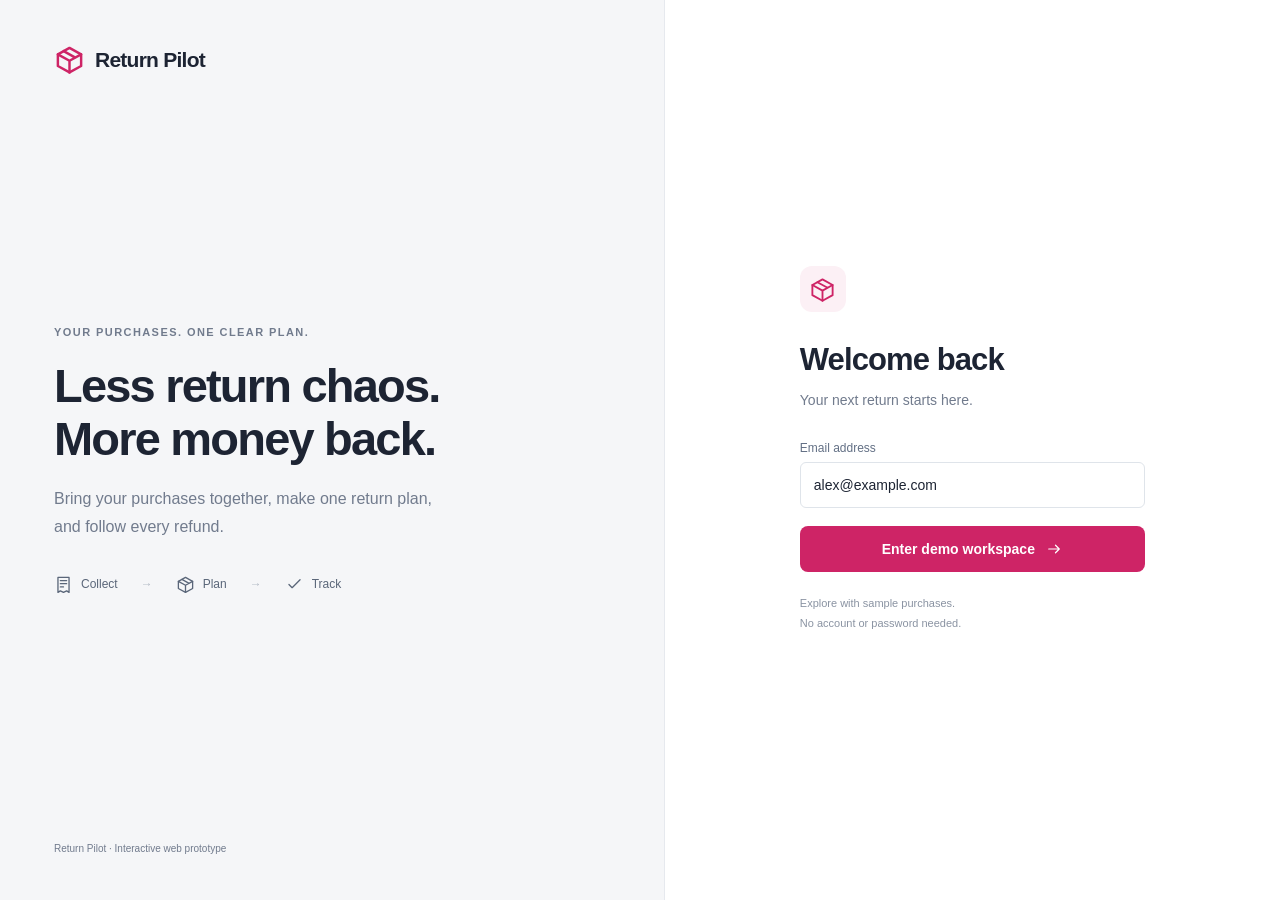
<file: demo/index.html>
<!doctype html>
<html lang="en">
<head>
  <meta charset="UTF-8">
  <meta name="viewport" content="width=device-width, initial-scale=1">
  <meta name="theme-color" content="#ffffff">
  <meta name="description" content="Return Pilot — organize purchases, plan returns, and follow refunds in one place.">
  <title>Return Pilot — Your returns, under control</title>
  <link rel="icon" type="image/svg+xml" href="data:image/svg+xml,%3Csvg xmlns='http://www.w3.org/2000/svg' viewBox='0 0 32 32'%3E%3Crect width='32' height='32' rx='8' fill='%23242629'/%3E%3Cpath d='m16 6 10 6v10l-10 5-10-5V12l10-6Zm-10 6 10 5 10-5M16 17v10' fill='none' stroke='white' stroke-width='1.5'/%3E%3C/svg%3E">
  <link rel="stylesheet" href="styles.css">
</head>
<body>
  <div id="app"></div>
  <div id="toast" class="toast" role="status" aria-live="polite"></div>
  <dialog id="modal" aria-labelledby="modal-title"></dialog>
  <script src="app.js"></script>
</body>
</html>
</file>
<file: assets/presentation.css>
:root {
  --bg:#FBFAF8; --surface:#fff; --surface-soft:#F7F4F6; --ink:#18191D;
  --muted:#70747D; --muted-2:#8A9099; --line:rgba(24,25,29,.08);
  --brand:#D94F7D; --brand-active:#C74271; --brand-soft:#F9E9F0;
  --brand-ink:#A62C56; --brand-border:rgba(217,79,125,.20); --brand-glow:rgba(217,79,125,.07);
  --success:#2F9A72; --success-soft:#E6F4EE; --risk:#CF6257; --risk-soft:#F8E9E6;
  --warning:#856018; --warning-soft:#F9F0DC;
  --shadow-sm:0 12px 30px rgba(24,25,29,.06); --shadow-md:0 22px 54px rgba(24,25,29,.09);
  --ease:cubic-bezier(.2,.75,.2,1); --scale:1;
}
*{box-sizing:border-box}html,body{margin:0;width:100%;height:100%;overflow:hidden}
body{font-family:Inter,ui-sans-serif,-apple-system,BlinkMacSystemFont,"Segoe UI",sans-serif;color:var(--ink);background:var(--surface-soft);-webkit-font-smoothing:antialiased}
button,a{font:inherit;-webkit-tap-highlight-color:transparent}button{cursor:pointer}a{color:inherit}h1,h2,h3,h4,p,figure{margin:0}button:focus-visible,a:focus-visible{outline:3px solid var(--brand);outline-offset:5px}
.svg-definitions{position:absolute;width:0;height:0;overflow:hidden}.icon{width:24px;height:24px;fill:none;stroke:currentColor;stroke-width:1.6;stroke-linecap:round;stroke-linejoin:round;flex-shrink:0}
.viewport{position:fixed;inset:0;display:grid;place-items:center}.deck{width:1600px;height:900px;position:absolute;overflow:hidden;transform:scale(var(--scale));transform-origin:center;isolation:isolate;background:radial-gradient(ellipse at 58% 46%,var(--brand-glow),transparent 55%),var(--bg);box-shadow:var(--shadow-md);touch-action:none;outline:none}
.topline{position:absolute;top:58px;left:104px;right:72px;z-index:20;display:flex;justify-content:space-between;align-items:center}.eyebrow{display:flex;align-items:center;gap:12px;color:var(--brand-ink);font-size:17px;font-weight:800;letter-spacing:.13em;text-transform:uppercase}.eyebrow:before{content:"";width:30px;height:3px;background:var(--brand);border-radius:3px}#page-number{font-size:15px;letter-spacing:.1em;font-weight:750;color:var(--muted-2)}
.scene-copy{position:absolute;inset:0;pointer-events:none}.scene-copy[aria-hidden=true]{visibility:hidden}.scene-copy button,.scene-copy a{pointer-events:auto}.accent{color:var(--brand-ink)}.context-label{font-size:17px;color:var(--muted);line-height:1.5;font-weight:550}.question-core{position:absolute;left:422px;top:326px;width:730px;z-index:8;transition:opacity .5s var(--ease),transform .65s var(--ease)}h1{font-size:62px;line-height:1.04;letter-spacing:-.053em;font-weight:790;margin-top:18px}.question-core .context-label{font-size:16px}.question-core h1 .accent{color:var(--brand-active)}
.cover{pointer-events:auto}.cover-content{position:absolute;left:206px;top:233px}.cover-mark{display:grid;place-items:center;width:76px;height:76px;border-radius:20px;background:var(--brand);color:white;box-shadow:0 17px 40px rgba(217,79,125,.17)}.cover-mark .icon{width:43px;height:43px}.cover h1{font-size:110px;line-height:1;letter-spacing:-.065em;margin-top:32px}.cover-subtitle{font-size:39px;line-height:1.3;letter-spacing:-.035em;color:var(--muted);margin-top:25px}.cover-credit{margin-top:109px;font-size:16px;line-height:1.8;color:var(--muted)}.cover-credit p:last-child{color:var(--ink);font-weight:600;font-size:24px}.cover[aria-hidden=false] .cover-mark,.cover[aria-hidden=false] h1{animation:cover-in .65s var(--ease) both}.cover[aria-hidden=false] .cover-subtitle{animation:cover-in .65s var(--ease) .23s both}.cover[aria-hidden=false] .cover-credit{animation:cover-in .65s var(--ease) .47s both}@keyframes cover-in{from{opacity:0;transform:translateY(16px)}to{opacity:1;transform:none}}
.question-core{width:840px}.question-core h1{font-size:58px;line-height:1.1}.problem-lead{font-size:43px;font-weight:650;color:var(--ink)}#solution .organize-intro h2{font-size:60px;line-height:1.08}.plan-paper .plan-foot{font-size:15px;color:#595D66}
[data-scene="-1"] .illustration-label{visibility:hidden}
.question-chip{position:absolute;padding:13px 21px;border:1px solid var(--brand-border);border-radius:30px;background:var(--brand-soft);color:var(--brand-ink);font-size:21px;font-weight:650;box-shadow:0 8px 22px rgba(166,44,86,.045);opacity:0;transform:translateY(15px) scale(.97);transition:opacity .45s var(--ease),transform .55s var(--ease)}.q-due{left:650px;top:195px}.q-where{left:410px;top:568px}.q-need{left:870px;top:571px}.questions-visible .question-chip{opacity:1;transform:none}.questions-visible .q-where{transition-delay:.12s}.questions-visible .q-need{transition-delay:.24s}
.materials{position:absolute;inset:0;z-index:3;transform-origin:0 0;transition:transform .9s var(--ease);pointer-events:none}.material{--item-color:var(--brand);--item-soft:var(--brand-soft);position:absolute;left:0;top:0;padding:24px;border:1px solid var(--line);border-top:4px solid var(--item-color);border-radius:19px;background:var(--surface);box-shadow:var(--shadow-md);opacity:0;transform-origin:50% 50%;transition:transform .85s var(--ease),width .75s var(--ease),height .75s var(--ease),opacity .5s var(--ease),border-radius .65s var(--ease),box-shadow .65s var(--ease);will-change:transform;overflow:hidden}
.item-b{--item-color:#B68A45;--item-soft:#F9F0DC}.item-c{--item-color:#76839A;--item-soft:#EFF1F5}.material.shown{opacity:1}.document-type{display:flex;align-items:center;gap:10px;font-size:15px;color:var(--muted);height:26px;margin-bottom:19px;transition:opacity .35s var(--ease),transform .5s var(--ease)}.document-type .icon{width:21px;height:21px;color:var(--item-color)}.source-id{margin-left:auto;color:var(--muted-2);font-size:12px;letter-spacing:.12em}.item-identity{position:absolute;left:24px;top:70px;right:20px;display:flex;align-items:center;gap:13px;transition:top .65s var(--ease),left .65s var(--ease)}.item-art{display:grid;place-items:center;width:48px;height:52px;border-radius:12px;color:var(--item-color);background:var(--item-soft);flex-shrink:0}.item-art .icon{width:29px;height:29px}.retailer{display:block;font-size:13px;color:var(--muted);margin-bottom:5px}.item-identity h3{font-size:20px;letter-spacing:-.03em;line-height:1.15;font-weight:750}.field{border-radius:5px;transition:background .3s,box-shadow .3s,color .3s}.source-details{position:absolute;left:24px;right:24px;top:144px;transition:opacity .3s var(--ease),transform .55s var(--ease)}.source-details p{font-size:15px;color:var(--muted);line-height:1.5;margin-bottom:9px}.source-details b{color:#444750;font-weight:600}.source-bottom{display:flex;justify-content:space-between;align-items:center;padding-top:15px;margin-top:17px;border-top:1px solid var(--line);color:var(--muted);font-size:13px}.source-bottom>b{font-size:23px;color:var(--ink);letter-spacing:-.03em}.missing{padding:8px 10px;background:var(--warning-soft);color:var(--warning)!important}.missing b{color:var(--warning);display:block}.receipt-bars{height:25px;width:120px;margin:18px auto 0;background:repeating-linear-gradient(90deg,#a7a2a3 0 1px,transparent 1px 3px,#a7a2a3 3px 5px,transparent 5px 8px);opacity:.35}.decision-pill{background:var(--item-soft);border-radius:7px;padding:7px 11px;color:#58647a}
#order-email{width:340px;height:277px;transform:translate(1410px,158px) rotate(8deg)}#order-email.shown{transform:translate(1120px,151px) rotate(5deg)}
#purchase-receipt{width:265px;height:365px;transform:translate(-185px,230px) rotate(-13deg)}#purchase-receipt.shown{transform:translate(112px,184px) rotate(-7deg)}#purchase-receipt .item-identity{align-items:flex-start;gap:9px}#purchase-receipt .item-art{width:38px;height:46px}#purchase-receipt .item-identity h3{font-size:21px}#purchase-receipt .source-details{top:147px}
#product-screenshot{width:300px;height:262px;transform:translate(1180px,780px) rotate(8deg)}#product-screenshot.shown{transform:translate(1170px,493px) rotate(4deg);transition-delay:.10s}#product-screenshot .item-identity h3{font-size:23px}
.policy{width:360px;height:167px;padding:18px 22px;border-top-width:3px;box-shadow:var(--shadow-sm)}.policy .document-type{font-size:14px;margin-bottom:13px;height:22px}.policy p{font-size:14px;line-height:1.45;color:var(--muted);margin-top:6px}.policy p b{color:var(--ink);font-weight:650}.policy-code{display:block;color:var(--item-color);font-size:12px;margin-top:8px;font-weight:650}#policy-a{transform:translate(300px,895px) rotate(-7deg)}#policy-a.shown{transform:translate(328px,659px) rotate(-3deg)}#policy-b{transform:translate(790px,895px) rotate(8deg)}#policy-b.shown{transform:translate(738px,668px) rotate(3deg);transition-delay:.14s}
.illustration-label{position:absolute;left:104px;bottom:47px;font-size:14px;color:var(--muted-2);transition:transform .85s var(--ease);z-index:8}.organize-intro{position:absolute;left:425px;top:330px;transition:opacity .4s var(--ease),transform .6s var(--ease)}.organize-intro h2{font-size:76px;letter-spacing:-.055em;line-height:1;margin-top:20px}.organizing .organize-intro{opacity:0;transform:translateY(-20px)}
.phase-caption{position:absolute;top:752px;left:104px;right:104px;text-align:center;font-size:21px;color:var(--muted);opacity:0;transition:opacity .4s}.organizing .phase-caption{opacity:1}
.gather #order-email{width:350px;height:288px;transform:translate(625px,255px) rotate(0);transition-delay:0s}.gather #purchase-receipt{width:310px;height:352px;transform:translate(245px,240px) rotate(0)}.gather #product-screenshot{width:310px;height:280px;transform:translate(1045px,265px) rotate(0);transition-delay:.08s}.gather #policy-a{transform:translate(956px,564px) rotate(0);transition-delay:.12s}.gather #policy-b{transform:translate(285px,602px) rotate(0);transition-delay:.16s}
.highlight .name-field,.highlight .date-field,.highlight .policy .field{background:var(--item-soft);box-shadow:0 0 0 5px var(--item-soft);color:var(--ink)}.highlight .missing{box-shadow:0 0 0 2px #b68a4566}
.merged #policy-a{transform:translate(875px,406px) rotate(0) scale(.2);opacity:0;transition-delay:0s}.merged #policy-b{transform:translate(242px,424px) rotate(0) scale(.2);opacity:0;transition-delay:.1s}.provenance{position:absolute;left:24px;right:24px;bottom:15px;font-size:12px;color:var(--muted);opacity:0;transform:translateY(10px);transition:opacity .4s,transform .5s var(--ease)}.provenance span{color:var(--item-color);font-weight:700}.merged .provenance{opacity:1;transform:none}.merged .receipt-bars{opacity:0}
.action-details{position:absolute;left:300px;top:22px;right:16px;opacity:0;transform:translateY(12px);transition:opacity .45s var(--ease),transform .6s var(--ease)}.action-heading{display:flex;gap:12px;align-items:center}.action-heading h4{font-size:27px;line-height:1.12;letter-spacing:-.033em;font-weight:750}.priority{display:grid;place-items:center;width:25px;height:25px;border-radius:50%;color:var(--brand-ink);background:var(--brand-soft);font-size:13px;flex-shrink:0}.action-details p{font-size:17px;color:var(--muted);margin:8px 0 10px 37px}.task-status{display:inline-block;margin-left:37px;color:var(--brand-ink);background:var(--brand-soft);font-size:12px;padding:5px 9px;border-radius:5px;font-weight:650}.task-status.uncertain{background:var(--warning-soft);color:var(--warning)}.task-status.neutral{background:var(--surface-soft);color:var(--muted)}
.tasks .purchase{width:800px!important;height:140px!important;border-radius:14px;border-top-width:1px;border-left:4px solid var(--item-color);box-shadow:0 7px 18px rgba(24,25,29,.04)}.tasks #order-email{transform:translate(662px,438px) rotate(0);transition-delay:0s}.tasks #purchase-receipt{transform:translate(662px,278px) rotate(0);transition-delay:.07s}.tasks #product-screenshot{transform:translate(662px,598px) rotate(0);transition-delay:.14s}.tasks .document-type,.tasks .source-details{opacity:0;transform:translateY(-15px)}.tasks .item-identity{top:24px;left:21px;right:auto;width:258px}.tasks .item-identity h3{font-size:19px!important;max-width:190px}.tasks .item-art{width:43px!important;height:48px!important}.tasks .retailer{font-size:12px}.tasks .action-details{opacity:1;transform:none;transition-delay:.28s}.tasks .provenance{font-size:11px;left:21px;right:auto;width:263px;line-height:1.4;bottom:18px}.tasks .provenance span{display:block}.tasks .field{background:transparent;box-shadow:none}.tasks #policy-a{transform:translate(928px,442px) rotate(0) scale(.13)}.tasks #policy-b{transform:translate(938px,330px) rotate(0) scale(.13)}
.sorted #order-email{transform:translate(662px,265px) rotate(0)}.sorted #purchase-receipt{transform:translate(662px,423px) rotate(0)}.sorted #product-screenshot{transform:translate(662px,581px) rotate(0)}.plan-paper{position:absolute;left:630px;top:186px;width:865px;height:578px;border:1px solid var(--brand-border);border-radius:23px;background:rgba(255,255,255,.57);box-shadow:var(--shadow-sm);opacity:0;transform:translateY(15px);transition:opacity .5s var(--ease),transform .6s var(--ease)}.tasks .plan-paper{opacity:1;transform:none}.plan-heading{position:absolute;left:32px;right:32px;top:27px;display:flex;align-items:center;justify-content:space-between}.plan-heading h3{font-size:28px;letter-spacing:-.035em}.plan-heading span{font-size:14px;color:var(--muted)}.plan-foot{position:absolute;left:32px;bottom:17px;color:var(--muted);font-size:13px}
.product-reveal{position:absolute;left:104px;top:273px;width:490px;opacity:0;transform:translateY(18px);transition:opacity .5s var(--ease),transform .65s var(--ease)}.branded .product-reveal{opacity:1;transform:none}.product-mark{display:grid;place-items:center;background:var(--brand);color:white;width:69px;height:69px;border-radius:18px;margin-bottom:29px;box-shadow:0 14px 35px rgba(217,79,125,.18)}.product-mark .icon{width:39px;height:39px}.product-reveal h2{font-size:67px;font-weight:780;letter-spacing:-.055em;line-height:1.06;white-space:nowrap}.product-reveal>p{font-size:27px;line-height:1.35;color:var(--muted);margin-top:18px;letter-spacing:-.025em}.value-line{display:block;font-size:19px;line-height:1.55;color:var(--brand-ink);margin-top:31px}.branded .phase-caption{opacity:0}
/* The full plan scales as one persistent object into the progress composition. */
[data-visual-scene="2"] .materials{transform:translate(-205px,374px) scale(.48)}[data-visual-scene="2"] .illustration-label{transform:translate(0,-93px);font-size:14px}[data-visual-scene="2"] .plan-foot{display:none}[data-visual-scene="2"] .plan-paper{height:559px}[data-visual-scene="2"] .action-heading h4{font-size:29px}[data-visual-scene="2"] .task-status{font-size:15px}[data-visual-scene="2"] .action-details p{font-size:19px}[data-visual-scene="2"] .plan-heading h3{font-size:32px}
.progress-title{position:absolute;left:104px;top:125px;font-size:56px;line-height:1.1;font-weight:760;letter-spacing:-.05em}.idea{position:absolute;left:104px;top:269px;width:420px;opacity:0;transform:translateY(15px);transition:opacity .5s,transform .65s var(--ease)}[data-visual-scene="2"] .idea{opacity:1;transform:none}.idea .context-label{font-size:15px;text-transform:uppercase;letter-spacing:.1em;color:var(--brand-ink);font-weight:750}.idea>p{font-size:35px;line-height:1.2;letter-spacing:-.036em;margin-top:19px;font-weight:650}.idea-rule{width:40px;height:2px;background:var(--brand-border);margin:30px 0 28px}.concept-label{font-size:17px;color:var(--muted)}
.progress-panel{position:absolute;left:572px;top:244px;width:926px;height:480px;background:var(--surface);border:1px solid var(--brand-border);border-radius:20px;box-shadow:var(--shadow-sm);opacity:0;transform:translateY(25px) scale(.985);transform-origin:top center;transition:opacity .45s var(--ease),transform .65s var(--ease),top .75s var(--ease),height .75s var(--ease),background .45s,box-shadow .5s;overflow:hidden;pointer-events:none}.progress-panel.revealed{opacity:1;transform:none;pointer-events:auto}.progress-panel.current{box-shadow:0 16px 44px rgba(166,44,86,.08);border-color:#d94f7d55}.panel-header{display:flex;align-items:flex-start;gap:17px;position:absolute;left:28px;right:28px;top:25px}.panel-index{font-size:14px;font-weight:800;color:var(--brand);padding-top:6px}.panel-header h3{font-size:29px;letter-spacing:-.035em;font-weight:740}.panel-summary{font-size:18px;color:var(--muted);margin-top:7px}.evidence-badge{margin-left:auto;flex-shrink:0;font-size:12px;padding:7px 10px;border-radius:7px;color:var(--brand-ink);background:var(--brand-soft);font-weight:650}.evidence-badge.pending{background:var(--warning-soft);color:var(--warning)}.panel-material{position:absolute;left:62px;right:28px;top:120px;transition:opacity .35s,transform .6s var(--ease)}.material-caption{font-size:15px;color:var(--muted);margin-bottom:20px}.scope-flow{display:flex;align-items:center;justify-content:space-between;gap:18px}.scope-flow>div{display:flex;align-items:center;gap:18px;width:230px;padding:22px 17px;background:var(--surface-soft);border-radius:13px;font-size:22px;line-height:1.2;letter-spacing:-.02em}.scope-flow .icon{width:30px;height:30px;color:var(--brand-ink)}.scope-flow>span{color:var(--brand);font-size:27px}.scope-boundary{font-size:18px;line-height:1.55;margin-top:40px;border-top:1px solid var(--line);padding-top:25px;color:var(--muted)}.scope-boundary strong{color:var(--warning);font-size:17px;font-weight:600}.compact-note{position:absolute;top:79px;left:62px;font-size:16px;color:var(--muted);opacity:0;transition:opacity .35s}
.progress-panel.compact{height:125px;background:rgba(255,255,255,.7);box-shadow:none}.compact .scope-material{opacity:0;transform:translateY(-15px);pointer-events:none}.compact .panel-summary{opacity:0}.compact .compact-note{opacity:1;transition-delay:.2s}.progress-panel.compact .panel-header h3{font-size:27px}.prototype-evidence{position:absolute;left:31px;top:107px;width:555px;transition:width .65s var(--ease),top .65s var(--ease),left .65s var(--ease)}.screenshot-button{display:block;width:100%;padding:0;border:1px solid var(--line);border-radius:9px;background:var(--surface-soft);overflow:hidden;box-shadow:0 7px 19px rgba(24,25,29,.06)}.screenshot-button img{display:block;width:100%;height:auto}.prototype-evidence figcaption{font-size:13px;color:var(--muted);margin-top:9px}.prototype-copy{position:absolute;left:623px;top:145px;right:24px;transition:opacity .4s}.prototype-copy>p{font-size:27px;letter-spacing:-.03em;line-height:1.2;font-weight:650}.prototype-copy>span{display:block;font-size:16px;line-height:1.5;color:var(--muted);margin-top:16px}.text-button{border:0;border-bottom:1px solid var(--brand-border);padding:7px 0;background:none;color:var(--brand-ink);font-size:16px;font-weight:650;margin-top:17px}.text-button:hover{border-color:var(--brand)}
[data-visual-scene="2"][data-progress-step="2"] #experience-panel{top:390px;height:410px}[data-visual-scene="2"][data-progress-step="2"] .prototype-evidence{width:492px;top:100px}[data-visual-scene="2"][data-progress-step="2"] .prototype-copy{left:564px;top:145px}
[data-visual-scene="2"][data-progress-step="3"] #scope-panel{top:228px;height:116px}[data-visual-scene="2"][data-progress-step="3"] #experience-panel{top:362px;height:188px}[data-visual-scene="2"][data-progress-step="3"] #evaluation-panel{top:568px;height:238px}
[data-visual-scene="2"][data-progress-step="3"] #experience-panel .panel-header{right:288px}[data-visual-scene="2"][data-progress-step="3"] #experience-panel .panel-summary{opacity:1;font-size:16px;max-width:340px;line-height:1.45}[data-visual-scene="2"][data-progress-step="3"] #experience-panel .evidence-badge{position:absolute;left:35px;top:106px;margin:0}[data-visual-scene="2"][data-progress-step="3"] .prototype-evidence{left:654px;top:20px;width:248px}[data-visual-scene="2"][data-progress-step="3"] .prototype-evidence figcaption{font-size:11px;margin-top:6px}[data-visual-scene="2"][data-progress-step="3"] .prototype-copy{left:426px;top:88px;right:auto}[data-visual-scene="2"][data-progress-step="3"] .prototype-copy>p,[data-visual-scene="2"][data-progress-step="3"] .prototype-copy>span{display:none}[data-visual-scene="2"][data-progress-step="3"] .text-button{font-size:15px}
.evaluation-material{top:105px;display:flex;align-items:center;gap:25px}.method-options{display:flex;gap:8px}.method-options>span{font-size:18px;background:var(--brand-soft);color:var(--brand-ink);border:1px solid var(--brand-border);border-radius:8px;padding:13px 16px;font-weight:650}.evaluation-placeholder{flex:1;border:1px dashed #b68a4570;border-radius:10px;min-height:94px;display:flex;gap:14px;align-items:center;padding:15px;color:var(--muted)}.placeholder-mark{font-size:26px;color:var(--warning)}.evaluation-placeholder p{font-size:16px;line-height:1.4}.evaluation-placeholder small{display:block;margin-top:6px;font-size:13px;color:var(--warning)}
.chrome{position:absolute;inset:0;z-index:30;pointer-events:none}.step-label{position:absolute;left:104px;bottom:18px;color:var(--muted-2);font-size:12px;letter-spacing:.025em}.controls{position:absolute;right:36px;bottom:22px;display:flex;align-items:center;gap:10px;pointer-events:auto;opacity:.25;transition:opacity .2s}.deck:hover .controls,.controls:focus-within{opacity:1}.controls button{display:grid;place-items:center;width:42px;height:42px;border:1px solid var(--line);border-radius:50%;background:var(--surface);box-shadow:var(--shadow-sm);color:var(--ink);font-size:24px}.controls button:disabled{opacity:.25;cursor:default}.controls button:hover:not(:disabled){background:var(--brand-soft);color:var(--brand-ink)}#step-count{font-size:12px;color:var(--muted);min-width:41px;text-align:center;font-variant-numeric:tabular-nums}.progress-track{position:absolute;bottom:0;left:0;width:100%;height:4px;background:var(--brand-soft)}#progressBar{height:100%;width:0;background:var(--brand);transition:width .4s var(--ease)}
.sr-only{position:absolute;width:1px;height:1px;overflow:hidden;clip-path:inset(50%);white-space:nowrap}.presenter-notes{display:none!important}.instant *,.instant *::before,.instant *::after{transition:none!important;animation:none!important}
dialog{border:1px solid var(--line);padding:0;color:var(--ink);background:var(--surface)}dialog::backdrop{background:#18191dc9}#demo-overlay{inset:0;width:100%;height:100%;max-width:none;max-height:none;margin:0}#demo-overlay[open]{display:flex;flex-direction:column}.demo-toolbar{display:flex;gap:25px;align-items:center;padding:12px 22px;min-height:60px;background:var(--bg);border-bottom:1px solid var(--line);font-size:14px}.demo-toolbar>a{margin-left:auto;color:var(--brand-ink)}.demo-toolbar button,#close-image{border:1px solid var(--brand-border);border-radius:8px;padding:11px 17px;color:var(--brand-ink);background:var(--brand-soft)}#demo-frame{width:100%;flex:1;min-height:0;border:0}#image-overlay{width:min(94vw,1700px);max-width:94vw;max-height:94vh;padding:18px;border-radius:14px;text-align:center}#image-overlay img{display:block;max-width:100%;max-height:calc(94vh - 105px);margin:10px auto;object-fit:contain}#close-image{display:block;margin-left:auto}#image-overlay>p{font-size:13px;color:var(--muted)}
/* Final fit pass: leave room for the last field, stage captions, and the concept label. */
#product-screenshot{height:282px}
#purchase-receipt .receipt-bars{height:14px;margin-top:12px}
.phase-caption{top:791px}
[data-visual-scene="2"] .materials{transform:translate(-205px,394px) scale(.48)}
[data-visual-scene="2"] .illustration-label{transform:translate(0,-65px)}
.idea-rule{margin:24px 0 20px}
.progress-title{opacity:0;transform:translateY(12px);transition:opacity .5s var(--ease),transform .6s var(--ease)}
[data-visual-scene="2"] .progress-title{opacity:1;transform:none}
.source-bottom{transition:opacity .25s var(--ease)}
.merged:not(.tasks) .source-bottom{opacity:0}
.merged:not(.tasks) .provenance{transition-delay:.35s}
.tasks:not(.sorted) #order-email{transform:translate(662px,423px) rotate(0)}
.tasks:not(.sorted) #purchase-receipt{transform:translate(662px,265px) rotate(0)}
.tasks:not(.sorted) #product-screenshot{transform:translate(662px,581px) rotate(0)}
@media(prefers-reduced-motion:reduce){*,*::before,*::after{animation:none!important;transition:none!important;scroll-behavior:auto!important}}
@media(max-width:600px){.demo-toolbar>span{display:none}.demo-toolbar{gap:12px;padding:10px;font-size:12px}.demo-toolbar button{padding:9px}}

/* Experiment section: three new scenes use the existing 1600 × 900 stage and step navigation. */
.evidence-badge.complete{background:var(--success-soft);color:#227653}.evaluation-placeholder.complete{border-color:rgba(47,154,114,.28);background:rgba(230,244,238,.45)}.evaluation-placeholder.complete .placeholder-mark{color:var(--success)}
[data-scene-id="experiment-setup"] .materials,[data-scene-id="experiment-prompts"] .materials,[data-scene-id="experiment-results"] .materials,[data-scene-id="experiment-setup"] .illustration-label,[data-scene-id="experiment-prompts"] .illustration-label,[data-scene-id="experiment-results"] .illustration-label{visibility:hidden}
.experiment-title{position:absolute;left:104px;top:122px;right:104px;font-size:55px;line-height:1.07;letter-spacing:-.052em;font-weight:770}.experiment-subtitle{position:absolute;left:104px;top:201px;right:104px;color:var(--muted);font-size:22px;line-height:1.35}.experiment-scene{z-index:9}
.harness-case{position:absolute;left:104px;top:321px;width:290px;height:270px;display:flex;flex-direction:column;justify-content:center;padding:29px 32px;background:var(--surface);border:1px solid var(--brand-border);border-left:5px solid var(--brand);border-radius:18px;box-shadow:var(--shadow-sm)}.harness-number{font-size:92px;line-height:1;font-weight:790;letter-spacing:-.07em;color:var(--brand-ink)}.harness-case strong{font-size:20px;letter-spacing:.035em;margin-top:12px}.harness-case>span:last-child{font-size:16px;line-height:1.45;color:var(--muted);margin-top:17px}.harness-branches{position:absolute;left:493px;top:291px;width:704px;display:grid;grid-template-columns:1fr 1fr;gap:19px 20px;opacity:0;transform:translateX(-18px);transition:opacity .5s var(--ease),transform .6s var(--ease)}.harness-branches:before{content:"";position:absolute;left:-99px;top:159px;width:99px;height:2px;background:var(--brand-border)}.strategy-card{height:139px;padding:27px 26px;background:var(--surface);border:1px solid var(--line);border-radius:15px;box-shadow:var(--shadow-sm)}.strategy-card b{display:block;color:var(--brand-ink);font-size:21px;letter-spacing:.02em}.strategy-card span{display:block;color:var(--muted);font-size:18px;line-height:1.35;margin-top:13px}.harness-models{position:absolute;left:1278px;top:321px;width:218px;opacity:0;transform:translateX(-18px);transition:opacity .5s var(--ease),transform .6s var(--ease)}.harness-models:before{content:"";position:absolute;left:-80px;top:138px;width:80px;height:2px;background:var(--brand-border)}.harness-label{display:block;color:var(--brand-ink);font-size:15px;font-weight:800;letter-spacing:.1em;margin-bottom:23px}.harness-models b{display:block;background:var(--brand-soft);color:var(--brand-ink);font-size:20px;border-radius:11px;padding:17px 15px;margin-bottom:13px}.harness-measures{position:absolute;left:493px;top:677px;font-size:22px;font-weight:650;opacity:0;transform:translateY(15px);transition:opacity .45s var(--ease),transform .55s var(--ease)}.harness-measures i{font-style:normal;color:var(--brand);padding:0 9px}.experiment-scope{position:absolute;left:104px;top:791px;font-size:16px;color:var(--muted)}[data-scene-id="experiment-setup"][data-step="1"] .harness-branches,[data-scene-id="experiment-setup"][data-step="2"] .harness-branches,[data-scene-id="experiment-setup"][data-step="2"] .harness-models,[data-scene-id="experiment-setup"][data-step="2"] .harness-measures{opacity:1;transform:none}
.prompt-column-label{position:absolute;top:253px;font-size:15px;font-weight:800;letter-spacing:.13em;color:var(--brand-ink)}.prompt-v1-label{left:104px}.prompt-v2-label{left:927px;opacity:0;transition:opacity .45s}.prompt-card{position:absolute;width:562px;background:var(--surface);border:1px solid var(--line);border-radius:15px;padding:19px 24px;box-shadow:var(--shadow-sm);transition:opacity .45s var(--ease),transform .55s var(--ease),border-color .45s}.prompt-b0-v1{left:104px;top:278px;height:195px}.prompt-b1-v1{left:104px;top:490px;height:225px}.prompt-b0-v2{left:927px;top:278px;height:195px;opacity:0;transform:translateX(20px)}.prompt-b1-v2{left:927px;top:490px;height:225px;border-color:var(--brand-border);opacity:0;transform:translateX(20px)}.prompt-tag{display:block;color:var(--brand-ink);font-size:14px;font-weight:800;letter-spacing:.07em}.prompt-card h3{font-size:25px;letter-spacing:-.03em;margin-top:4px}.prompt-card p{font-size:16px;line-height:1.38;color:#444750;margin-top:10px}.prompt-card small{position:absolute;left:24px;bottom:14px;color:var(--muted);font-size:13px}.prompt-b1-v1 p{font-size:17px;line-height:1.55}.prompt-b1-v2 h3{font-size:26px}.prompt-b1-v2 .prompt-steps{font-size:16px;line-height:1.31;margin-top:9px}.prompt-b1-v2>strong{position:absolute;right:22px;top:24px;color:var(--brand-ink);font-size:13px;letter-spacing:.04em}.prompt-code-list{line-height:1.75!important;font-weight:690;letter-spacing:.015em}.prompt-code-list em{color:var(--brand);font-style:normal}.prompt-improvements{position:absolute;left:693px;top:356px;width:207px;display:flex;flex-direction:column;gap:14px;opacity:0;transform:translateY(16px);transition:opacity .5s var(--ease),transform .55s var(--ease)}.prompt-improvements:before{content:"→";position:absolute;left:87px;top:-43px;color:var(--brand);font-size:31px}.prompt-improvements span{display:block;background:var(--brand-soft);color:var(--brand-ink);border:1px solid var(--brand-border);border-radius:9px;padding:12px 10px;text-align:center;font-size:16px;font-weight:700}.prompt-result{position:absolute;left:104px;right:104px;top:739px;height:103px;display:flex;align-items:center;gap:45px;border-top:2px solid var(--brand-border);opacity:0;transform:translateY(15px);transition:opacity .5s var(--ease),transform .55s var(--ease)}.prompt-result>div{display:flex;align-items:baseline;gap:15px;white-space:nowrap}.prompt-result span{font-size:16px;color:var(--muted)}.prompt-result b{font-size:30px;letter-spacing:-.04em}.prompt-result strong{font-size:17px;color:var(--success)}.prompt-result p{margin-left:auto;max-width:305px;font-size:18px;line-height:1.35;font-weight:650}[data-scene-id="experiment-prompts"][data-step="1"] .prompt-improvements,[data-scene-id="experiment-prompts"][data-step="2"] .prompt-improvements,[data-scene-id="experiment-prompts"][data-step="3"] .prompt-improvements,[data-scene-id="experiment-prompts"][data-step="2"] .prompt-v2-label,[data-scene-id="experiment-prompts"][data-step="3"] .prompt-v2-label,[data-scene-id="experiment-prompts"][data-step="2"] .prompt-b0-v2,[data-scene-id="experiment-prompts"][data-step="2"] .prompt-b1-v2,[data-scene-id="experiment-prompts"][data-step="3"] .prompt-b0-v2,[data-scene-id="experiment-prompts"][data-step="3"] .prompt-b1-v2,[data-scene-id="experiment-prompts"][data-step="3"] .prompt-result{opacity:1;transform:none}[data-scene-id="experiment-prompts"][data-step="2"] .prompt-b0-v1,[data-scene-id="experiment-prompts"][data-step="2"] .prompt-b1-v1,[data-scene-id="experiment-prompts"][data-step="3"] .prompt-b0-v1,[data-scene-id="experiment-prompts"][data-step="3"] .prompt-b1-v1{opacity:.62}
.result-grid{position:absolute;left:104px;right:104px;top:265px;display:grid;grid-template-columns:repeat(4,1fr);gap:16px;transition:opacity .5s var(--ease),transform .6s var(--ease)}.result-column{height:192px;border:1px solid var(--line);border-radius:15px;background:var(--surface);box-shadow:var(--shadow-sm);padding:19px 20px;transition:border-color .45s,box-shadow .45s,background .45s,opacity .45s}.result-column>span{display:block;font-size:18px;font-weight:800;color:var(--brand-ink);letter-spacing:.025em;min-height:25px}.result-column>span small{font-size:11px;display:block;color:var(--muted);letter-spacing:.07em;margin-top:3px}.result-rules>b{display:block;font-size:74px;line-height:1;letter-spacing:-.07em;margin-top:13px}.result-rules>strong{font-size:22px}.result-rules>small{display:block;font-size:15px;color:var(--muted);margin-top:4px}.result-column>div{display:flex;align-items:baseline;gap:9px;border-top:1px solid var(--line);padding-top:12px;margin-top:9px}.result-column>div small{font-size:13px;color:var(--muted);width:104px;flex-shrink:0}.result-column>div b{font-size:32px;line-height:1;letter-spacing:-.05em}.result-column>div em{font-style:normal;font-size:13px;color:var(--muted);white-space:nowrap}.result-hybrid>div{margin-top:4px;padding-top:9px}.result-hybrid>div b{color:var(--success)}[data-scene-id="experiment-results"][data-step="1"] .result-basic,[data-scene-id="experiment-results"][data-step="1"] .result-structured,[data-scene-id="experiment-results"][data-step="2"] .result-structured,[data-scene-id="experiment-results"][data-step="2"] .result-hybrid,[data-scene-id="experiment-results"][data-step="3"] .result-rules{border-color:var(--brand);box-shadow:0 12px 31px rgba(217,79,125,.11)}[data-scene-id="experiment-results"][data-step="5"] .result-grid{opacity:.12;transform:translateY(-12px)}
.result-detail{position:absolute;left:104px;right:104px;top:482px;height:308px;padding:25px 32px;background:rgba(255,255,255,.86);border:1px solid var(--brand-border);border-radius:18px;box-shadow:var(--shadow-sm);opacity:0;visibility:hidden;transform:translateY(15px);transition:opacity .45s var(--ease),transform .55s var(--ease),visibility .45s}.detail-intro{display:flex;align-items:center;gap:30px}.detail-intro p{font-size:37px;letter-spacing:-.04em;font-weight:730}.detail-intro span{font-size:22px;color:var(--muted);max-width:460px;line-height:1.4}.detail-kicker{display:block;color:var(--brand-ink);font-size:17px;font-weight:800;letter-spacing:.08em}.detail-kicker em{font-style:normal;color:var(--muted);margin-left:16px;letter-spacing:0}.detail-pairs{display:flex;gap:20px;margin-top:23px}.detail-pairs p{display:flex;align-items:baseline;gap:13px;min-width:415px;font-size:20px;color:var(--muted)}.detail-pairs b{font-size:39px;color:var(--ink);letter-spacing:-.055em}.detail-pairs strong{font-size:20px;color:var(--success)}.result-detail h3{font-size:28px;letter-spacing:-.035em;margin-top:28px}.result-detail>small{display:block;font-size:16px;color:var(--muted);line-height:1.35;margin-top:9px}.detail-guardrail .detail-pairs{margin-top:15px}.detail-guardrail .detail-pairs b{font-size:31px}.detail-guardrail .detail-pairs strong{font-size:17px;color:var(--brand-ink)}.guardrail-flow{display:flex;align-items:center;gap:16px;margin-top:19px}.guardrail-flow span{font-size:15px;font-weight:750;line-height:1.3;padding:10px 17px;border-radius:9px;background:var(--brand-soft);color:var(--brand-ink)}.guardrail-flow i{font-size:22px;font-style:normal;color:var(--brand)}.detail-guardrail h3{font-size:25px;margin-top:17px}.detail-rules{padding-top:19px}.rules-result{position:absolute;right:35px;top:16px;display:flex;align-items:center;gap:13px}.rules-result b{font-size:49px;letter-spacing:-.06em}.rules-result span{font-size:15px;line-height:1.3;color:var(--muted)}.rules-checks{display:flex;gap:12px;margin-top:27px}.rules-checks span{font-size:16px;color:var(--muted);background:var(--surface-soft);border-radius:9px;padding:11px 16px}.rules-checks b{font-size:25px;color:var(--brand-ink);margin-right:8px}.rules-example{font-size:18px;margin-top:20px}.rules-example small{font-size:14px;color:var(--muted);margin-left:24px}.detail-rules h3{font-size:26px;margin-top:17px}.detail-rules>small{font-size:14px;margin-top:8px}.detail-economics{padding-top:19px}.economics-row{display:grid;grid-template-columns:185px repeat(3,1fr);gap:14px;align-items:center;padding:13px 0;border-bottom:1px solid var(--line)}.economics-row:first-of-type{margin-top:11px}.economics-row strong{font-size:16px;color:var(--brand-ink)}.economics-row span{font-size:15px;line-height:1.4;color:var(--muted)}.economics-row b{color:var(--ink);font-size:19px}.detail-economics h3{font-size:23px;margin-top:16px}.detail-economics>small{font-size:13px;margin-top:6px}
[data-scene-id="experiment-results"][data-step="0"] .detail-intro,[data-scene-id="experiment-results"][data-step="1"] .detail-prompt,[data-scene-id="experiment-results"][data-step="2"] .detail-guardrail,[data-scene-id="experiment-results"][data-step="3"] .detail-rules,[data-scene-id="experiment-results"][data-step="4"] .detail-economics{opacity:1;visibility:visible;transform:none}
.architecture{position:absolute;left:104px;right:104px;top:265px;opacity:0;visibility:hidden;transform:translateY(20px);transition:opacity .55s var(--ease),transform .65s var(--ease),visibility .55s;display:grid;grid-template-columns:repeat(3,1fr);gap:22px}.responsibility{height:268px;background:var(--surface);border:1px solid var(--brand-border);border-radius:18px;box-shadow:var(--shadow-sm);padding:32px}.responsibility>span{display:block;color:var(--brand-ink);font-size:17px;font-weight:800;letter-spacing:.12em}.responsibility>b{display:block;font-size:39px;letter-spacing:-.04em;margin-top:21px}.responsibility>p{color:var(--muted);font-size:21px;line-height:1.55;margin-top:20px}.architecture h3{grid-column:1/-1;text-align:center;font-size:61px;letter-spacing:-.055em;margin-top:48px}.architecture h3 span{color:var(--brand-ink)}.architecture>small{grid-column:1/-1;text-align:center;color:var(--muted);font-size:20px;margin-top:-7px}[data-scene-id="experiment-results"][data-step="5"] .architecture{opacity:1;visibility:visible;transform:none}

/* Revised experiment pacing and layouts. Existing opening/progress scene rules remain intact. */
.experiment-title{font-size:49px}
#experiment-setup .harness-branches{opacity:1;transform:none}
#experiment-setup .experiment-scope{opacity:0;transform:translateY(10px);transition:opacity .45s var(--ease),transform .55s var(--ease)}
[data-scene-id="experiment-setup"][data-step="1"] .harness-models,[data-scene-id="experiment-setup"][data-step="1"] .harness-measures,[data-scene-id="experiment-setup"][data-step="1"] .experiment-scope{opacity:1;transform:none}

#experiment-prompts .prompt-v1-label{left:104px;color:var(--muted)}
#experiment-prompts .prompt-v2-label{left:899px}
#experiment-prompts .prompt-card{padding:16px 20px}
#experiment-prompts .prompt-b0-v1,#experiment-prompts .prompt-b1-v1{left:104px;width:405px;background:rgba(255,255,255,.75);box-shadow:0 7px 22px rgba(24,25,29,.035)}
#experiment-prompts .prompt-b0-v1{top:281px;height:193px}
#experiment-prompts .prompt-b1-v1{top:486px;height:205px}
#experiment-prompts .prompt-b0-v2,#experiment-prompts .prompt-b1-v2{left:899px;width:597px}
#experiment-prompts .prompt-b0-v2{top:281px;height:139px}
#experiment-prompts .prompt-b1-v2{top:432px;height:259px;border:2px solid var(--brand-border);box-shadow:0 17px 39px rgba(217,79,125,.09)}
#experiment-prompts .prompt-card h3{font-size:22px}
#experiment-prompts .prompt-card p{font-size:15px;line-height:1.34;margin-top:7px}
#experiment-prompts .prompt-b1-v1 p{line-height:1.48}
#experiment-prompts .prompt-card small{left:20px;bottom:12px;font-size:12px}
#experiment-prompts .prompt-b0-v2 .prompt-code-list{font-size:16px;line-height:1.3!important}
#experiment-prompts .prompt-b1-v2 h3{font-size:27px}
#experiment-prompts .prompt-b1-v2 .prompt-steps{font-size:18px;line-height:1.34;margin-top:11px}
#experiment-prompts .prompt-b1-v2>strong{top:auto;bottom:18px;right:22px;font-size:15px}
#experiment-prompts .prompt-improvements{left:534px;top:300px;width:339px;min-height:363px;align-items:center;justify-content:center;gap:10px}
#experiment-prompts .prompt-improvements:before{content:"→";left:151px;top:-12px;font-size:34px}
#experiment-prompts .prompt-improvements span{width:100%;border:0;background:none;color:var(--muted);font-size:16px;padding:6px 4px;letter-spacing:.065em}
#experiment-prompts .prompt-improvements strong{width:100%;display:block;border:1px solid var(--brand-border);border-radius:15px;background:var(--brand-soft);color:var(--brand-ink);padding:25px 10px;text-align:center;font-size:30px;line-height:1.06;letter-spacing:-.04em;box-shadow:0 10px 29px rgba(217,79,125,.08)}
#experiment-prompts .prompt-improvements i{color:var(--brand);font-size:21px;font-style:normal;line-height:1}
[data-scene-id="experiment-prompts"][data-step="1"] .prompt-v2-label,[data-scene-id="experiment-prompts"][data-step="1"] .prompt-b0-v2,[data-scene-id="experiment-prompts"][data-step="1"] .prompt-b1-v2{opacity:1;transform:none}
[data-scene-id="experiment-prompts"][data-step="1"] .prompt-b0-v1,[data-scene-id="experiment-prompts"][data-step="1"] .prompt-b1-v1{opacity:.62}
#experiment-prompts .prompt-result{top:710px;height:132px;display:block;padding-top:11px;border-top:2px solid var(--brand-border)}
#experiment-prompts .prompt-result>.improvement-row{display:grid;grid-template-columns:188px 850px 110px;gap:19px;align-items:center;height:43px;white-space:normal}
#experiment-prompts .improvement-row>span{font-size:17px;font-weight:650;color:var(--ink)}
#experiment-prompts .improvement-row>strong{font-size:20px;color:var(--success)}
#experiment-prompts .improvement-track{position:relative;height:35px;border-bottom:1px solid var(--line)}
#experiment-prompts .improvement-track i{position:absolute;left:var(--from);width:calc(var(--to) - var(--from));top:24px;height:5px;border-radius:4px;background:var(--brand)}
#experiment-prompts .improvement-track i:after{content:"";position:absolute;right:-2px;top:-6px;border:9px solid transparent;border-left-color:var(--brand);border-right:0}
#experiment-prompts .improvement-track b{position:absolute;top:0;font-size:18px;line-height:1;font-weight:750;letter-spacing:0;transform:translateX(-50%)}
#experiment-prompts .improvement-start{left:var(--from);color:var(--muted)}
#experiment-prompts .improvement-end{left:var(--to);color:var(--brand-ink)}
#experiment-prompts .prompt-result>p{margin:6px 0 0;font-size:16px;font-weight:680;max-width:none}
[data-scene-id="experiment-prompts"][data-step="2"] .prompt-result{opacity:1;transform:none}

/* Keep the Experiment title area fixed while fragments change below it. */
#experiment-setup .strategy-card{border-color:var(--brand-border);box-shadow:0 14px 34px rgba(24,25,29,.075);padding:23px 24px}
#experiment-setup .strategy-card b{font-size:25px}
#experiment-setup .strategy-card span{font-size:20px;line-height:1.3;margin-top:12px}
#experiment-setup .harness-branches:before,#experiment-setup .harness-models:before{height:3px;background:var(--brand)}
#experiment-setup .harness-models b{font-size:23px;font-weight:760;padding:21px 17px;border:1px solid var(--brand-border);box-shadow:var(--shadow-sm)}
#experiment-setup .harness-measures{display:flex;gap:10px;align-items:center;top:669px;font-size:17px;font-weight:700}
#experiment-setup .harness-measures span{display:block;padding:11px 14px;white-space:nowrap;border:1px solid var(--brand-border);border-radius:9px;background:var(--surface);color:var(--brand-ink);box-shadow:0 7px 18px rgba(24,25,29,.035)}

#experiment-prompts .prompt-b0-v1,#experiment-prompts .prompt-b1-v1{background:var(--surface-soft)}
#experiment-prompts .prompt-card h3{font-size:26px}
#experiment-prompts .prompt-card p{font-size:20px;line-height:1.38;margin-top:14px}
#experiment-prompts .prompt-b1-v1 p{line-height:1.45}
#experiment-prompts .prompt-card small{font-size:14px}
#experiment-prompts .prompt-b1-v1 small{position:static;display:block;margin-top:9px}
#experiment-prompts .prompt-b0-v2 .prompt-code-list{font-size:18px;line-height:1.25!important;margin-top:7px}
#experiment-prompts .prompt-b1-v2 h3{font-size:28px}
#experiment-prompts .prompt-b1-v2 .prompt-steps{font-size:19px;line-height:1.22;margin-top:10px}
#experiment-prompts .prompt-improvements span{font-size:19px;font-weight:760}
#experiment-prompts .prompt-improvements strong{font-size:35px}
#experiment-prompts .improvement-row>span{font-size:20px}
#experiment-prompts .improvement-row>strong{font-size:27px}
#experiment-prompts .improvement-track b{font-size:22px}
#experiment-prompts .improvement-track i{height:7px;top:23px}
#experiment-prompts .prompt-result>p{font-size:17px;margin-top:6px}


/* Experiment results and decision: a persistent evidence chart, followed by the system decision. */
#experiment-results .evidence-layout {
  position: absolute; inset: 264px 104px auto; height: 506px;
  display: grid; grid-template-columns: minmax(0, 7fr) minmax(0, 3fr); gap: 40px;
}
#experiment-results .evidence-chart { position: relative; min-width: 0; }
#experiment-results .evidence-chart-heading { display: flex; align-items: center; justify-content: space-between; gap: 24px; }
#experiment-results .evidence-chart-heading h3 { font-size: 22px; font-weight: 720; letter-spacing: -.02em; }
#experiment-results .evidence-legend { display: flex; gap: 21px; font-size: 16px; color: var(--muted); }
#experiment-results .evidence-legend span { display: flex; align-items: center; gap: 8px; white-space: nowrap; }
#experiment-results .evidence-legend i { width: 12px; height: 12px; border-radius: 3px; }
#experiment-results .evidence-qwen { background: color-mix(in srgb, var(--ink) 78%, var(--bg)); }
#experiment-results .evidence-gpt { background: var(--brand); }
#experiment-results .evidence-plot { position: absolute; top: 120px; left: 0; right: 0; height: 300px; }
#experiment-results .evidence-gridline { position: absolute; left: 42px; right: 0; height: 1px; background: var(--line); }
#experiment-results .evidence-gridline > span { position: absolute; right: calc(100% + 16px); top: -8px; color: var(--muted-2); font-size: 14px; }
#experiment-results .evidence-grid-100 { top: 0; }
#experiment-results .evidence-grid-50 { top: 50%; }
#experiment-results .evidence-grid-0 { bottom: 0; background: color-mix(in srgb, var(--ink) 22%, transparent); }
#experiment-results .evidence-groups { position: absolute; inset: 0 0 0 42px; display: grid; grid-template-columns: repeat(3, 1fr); gap: 24px; }
#experiment-results .evidence-group { position: relative; }
#experiment-results .evidence-bars { position: absolute; inset: 0; display: flex; align-items: end; justify-content: center; gap: 24px; }
#experiment-results .evidence-bar { position: relative; width: 72px; border-radius: 6px 6px 0 0; }
#experiment-results .evidence-bar > span { position: absolute; bottom: calc(100% + 9px); left: 50%; transform: translateX(-50%); display: flex; flex-direction: column; align-items: center; white-space: nowrap; }
#experiment-results .evidence-bar b { font-size: 28px; font-weight: 760; letter-spacing: -.04em; line-height: 1.15; }
#experiment-results .evidence-bar small { color: var(--muted); font-size: 16px; margin-top: 3px; }
#experiment-results .evidence-group-label { position: absolute; top: calc(100% + 12px); width: 100%; text-align: center; }
#experiment-results .evidence-group-label strong { display: block; font-size: 24px; letter-spacing: -.025em; }
#experiment-results .evidence-group-label small { display: block; font-size: 15px; color: var(--muted); letter-spacing: .035em; margin-top: 3px; }
#experiment-results .evidence-final-group .evidence-group-label strong { color: var(--brand-ink); }
#experiment-results .evidence-reference { position: relative; border-left: 1px solid var(--brand-border); padding-left: 29px; }
#experiment-results .evidence-benchmark h3 { font-size: 17px; font-weight: 780; letter-spacing: .075em; }
#experiment-results .evidence-benchmark-result { display: flex; align-items: center; gap: 23px; margin-top: 14px; }
#experiment-results .evidence-benchmark-result > strong { font-size: 78px; line-height: 1; letter-spacing: -.065em; font-weight: 790; }
#experiment-results .evidence-benchmark-result > strong span { font-size: 52px; }
#experiment-results .evidence-benchmark-result p { display: flex; flex-direction: column; gap: 8px; }
#experiment-results .evidence-benchmark-result b { font-size: 26px; letter-spacing: -.03em; }
#experiment-results .evidence-benchmark-result p span { font-size: 17px; color: var(--muted); }
#experiment-results .evidence-benchmark-scope { margin-top: 11px; color: var(--muted); font-size: 16px; }
#experiment-results .evidence-fallback { position: absolute; left: 29px; right: 0; top: 180px; padding-top: 22px; border-top: 1px solid var(--line); opacity: 0; visibility: hidden; transform: translateY(12px); transition: opacity .35s var(--ease), transform .5s var(--ease), visibility .35s; }
#experiment-results .evidence-fallback h4 { font-size: 19px; font-weight: 720; color: var(--brand-ink); }
#experiment-results .evidence-fallback dl { margin: 20px 0 28px; display: flex; flex-direction: column; gap: 12px; }
#experiment-results .evidence-fallback dl > div { display: flex; align-items: baseline; justify-content: space-between; }
#experiment-results .evidence-fallback dt { font-size: 20px; }
#experiment-results .evidence-fallback dd { margin: 0; font-size: 24px; font-weight: 720; letter-spacing: -.025em; }
#experiment-results .evidence-fallback dd span { font-size: 19px; color: var(--muted); font-weight: 500; }
#experiment-results .evidence-check-flow { display: flex; align-items: center; justify-content: space-between; gap: 9px; padding: 18px 0; border-top: 1px solid var(--line); border-bottom: 1px solid var(--line); }
#experiment-results .evidence-check-flow span { font-size: 13px; font-weight: 750; line-height: 1.45; }
#experiment-results .evidence-check-flow i { font-size: 20px; font-style: normal; color: var(--brand); }
#experiment-results .evidence-fallback > p { margin-top: 15px; color: var(--muted); font-size: 17px; }
#experiment-results .evidence-coverage { position: absolute; left: 29px; right: 0; top: 151px; padding-top: 15px; border-top: 1px solid var(--line); }
#experiment-results .evidence-coverage h4 { font-size: 15px; color: var(--brand-ink); font-weight: 780; letter-spacing: .08em; }
#experiment-results .evidence-coverage dl { margin: 10px 0 4px; }
#experiment-results .evidence-coverage dl > div { display: flex; align-items: center; gap: 16px; height: 46px; }
#experiment-results .evidence-coverage dt { min-width: 53px; font-size: 38px; line-height: 1; letter-spacing: -.055em; font-weight: 770; }
#experiment-results .evidence-coverage dd { margin: 0; font-size: 18px; color: var(--muted); }
#experiment-results .evidence-loc { font-size: 15px; color: var(--muted); }
#experiment-results .evidence-example { padding-left: 12px; margin-top: 13px; border-left: 2px solid var(--brand-border); font-size: 17px; line-height: 1.45; }
#experiment-results .evidence-example span { color: var(--brand-ink); }
#experiment-results .evidence-coverage h3 { margin-top: 13px; font-size: 24px; line-height: 1.2; letter-spacing: -.035em; }
#experiment-results .evidence-takeaway { position: absolute; left: 104px; right: 104px; top: 795px; padding-top: 15px; border-top: 1px solid var(--brand-border); display: grid; grid-template-columns: 1fr 35px 1fr 35px 1fr; align-items: center; gap: 16px; }
#experiment-results .evidence-takeaway p { display: flex; align-items: baseline; gap: 14px; }
#experiment-results .evidence-takeaway b { font-size: 14px; color: var(--brand-ink); letter-spacing: .06em; }
#experiment-results .evidence-takeaway span { font-size: 17px; }
#experiment-results .evidence-takeaway > i { font-style: normal; color: var(--brand); font-size: 25px; }
#experiment-results :is(.evidence-reveal-one, .evidence-reveal-two) { opacity: 0; visibility: hidden; transform: translateY(12px); transition: opacity .45s var(--ease), transform .55s var(--ease), visibility .45s; }
[data-scene-id="experiment-results"]:is([data-step="1"], [data-step="2"]) #experiment-results .evidence-reveal-one,
[data-scene-id="experiment-results"][data-step="1"] #experiment-results .evidence-fallback,
[data-scene-id="experiment-results"][data-step="2"] #experiment-results .evidence-reveal-two { opacity: 1; visibility: visible; transform: none; }
[data-scene-id="experiment-results"][data-step="2"] #experiment-results .evidence-coverage { transition-delay: .12s; }
[data-scene-id="experiment-results"][data-step="2"] #experiment-results .evidence-takeaway { transition-delay: .25s; }


/* Experiment setup: reference layout, scoped to page 11. */
#experiment-setup .experiment-title{left:68px;right:68px;top:96px;font-size:49px}
#experiment-setup .experiment-subtitle{left:68px;right:68px;top:161px;font-size:23px}
#experiment-setup .setup-cases{position:absolute;left:68px;right:68px;top:217px;height:129px;border:1px solid var(--line);border-radius:15px;background:var(--surface);display:flex;align-items:center;justify-content:center;gap:36px}
#experiment-setup .setup-cases>.icon{width:66px;height:75px;color:var(--brand)}
#experiment-setup .setup-cases>b{font-size:86px;line-height:1;letter-spacing:-.06em;color:var(--brand-ink)}
#experiment-setup .setup-cases strong{font-size:27px;letter-spacing:-.025em}
#experiment-setup .setup-cases p{font-size:21px;color:var(--muted);margin-top:6px}
#experiment-setup .setup-down{position:absolute;left:780px;width:40px;text-align:center;color:var(--brand);font-size:46px;line-height:1}
#experiment-setup .setup-down-first{top:351px}
#experiment-setup .setup-down-last{top:603px}
#experiment-setup .setup-strategies{position:absolute;left:68px;right:68px;top:403px;height:195px;display:grid;grid-template-columns:320px 1fr;gap:36px}
#experiment-setup .setup-strategies h3,#experiment-setup .setup-evaluation h3{font-size:16px;letter-spacing:.1em;font-weight:800;color:var(--muted)}
#experiment-setup .setup-baseline{border:1px solid var(--line);border-radius:15px;background:var(--surface-soft);padding:18px 22px}
#experiment-setup .setup-strategy{display:flex;align-items:flex-start;gap:28px;min-width:0}
#experiment-setup .setup-strategy>.icon{width:46px;height:50px;flex-shrink:0;margin-top:7px;color:#555d6c}
#experiment-setup .setup-strategy b{display:block;font-size:44px;line-height:1.15;letter-spacing:-.04em}
#experiment-setup .setup-strategy strong{display:block;font-size:20px;margin-top:8px;letter-spacing:-.025em}
#experiment-setup .setup-strategy p{font-size:16px;color:var(--muted);margin-top:10px;white-space:nowrap;letter-spacing:-.025em}
#experiment-setup .setup-baseline .setup-strategy{margin-top:22px;gap:38px}
#experiment-setup .setup-llm{border-left:1px dashed #b9bec7;padding-left:36px}
#experiment-setup .setup-llm h3{display:flex;gap:18px;align-items:center;color:var(--brand-ink);height:24px}
#experiment-setup .setup-llm h3 span{height:1px;background:var(--brand);flex:1;position:relative}
#experiment-setup .setup-llm h3 span:after{content:'\203a';position:absolute;right:-1px;top:-12px;font-size:22px}
#experiment-setup .setup-flow{display:grid;grid-template-columns:1fr 36px 1fr 36px 1.05fr;align-items:center;gap:9px;margin-top:8px}
#experiment-setup .setup-flow .setup-strategy{height:163px;padding:24px 22px;border:1px solid var(--line);border-radius:15px;background:var(--surface);gap:26px}
#experiment-setup .setup-next{font-size:36px;color:var(--muted);text-align:center}
#experiment-setup .setup-flow .setup-hybrid{border-color:var(--brand);background:var(--brand-soft)}
#experiment-setup .setup-hybrid :is(b,strong,.icon){color:var(--brand-ink)}
#experiment-setup .setup-evaluation{position:absolute;left:68px;right:68px;top:667px;height:151px;padding:21px 24px;border:1px solid var(--line);border-radius:15px;background:var(--surface);display:grid;grid-template-columns:530px 1fr;gap:32px}
#experiment-setup .setup-models{border-right:1px dashed #b9bec7;padding-right:30px}
#experiment-setup .setup-models>div,#experiment-setup .setup-metrics>div{display:flex;gap:18px;margin-top:12px}
#experiment-setup .setup-models b,#experiment-setup .setup-metrics>div>span{display:flex;align-items:center;justify-content:center;gap:13px;height:73px;background:var(--surface-soft);border:1px solid var(--line);border-radius:14px;white-space:nowrap}
#experiment-setup .setup-models b{flex:1;font-size:21px;letter-spacing:-.035em}
#experiment-setup .setup-model-mark{font-size:30px;color:#7257ed;font-weight:850}
#experiment-setup .setup-gpt{color:var(--ink);font-size:37px}
#experiment-setup .setup-metrics>div{gap:16px}
#experiment-setup .setup-metrics>div>span{padding:0 15px;flex:1;color:#596170;font-size:16px;font-weight:600;gap:10px}
#experiment-setup .setup-metrics .icon{width:27px;height:27px;flex-shrink:0}
#experiment-setup .setup-metrics i{font-style:normal;font-size:29px;line-height:1;font-weight:400}

#experiment-setup .setup-strategy p{white-space:normal;line-height:1.25}

/* Slide 12: foundation, added methodology, then measured accuracy. */
#experiment-prompts .pe-methods{position:absolute;left:104px;right:104px;top:260px;height:337px;display:grid;grid-template-columns:548px 84px 1fr}
#experiment-prompts .pe-foundation{padding:20px 24px 12px 0}
#experiment-prompts .pe-methods h3{font-size:29px;line-height:1.2;letter-spacing:-.035em}
#experiment-prompts .pe-concept{font-size:21px;color:var(--muted);margin-top:6px}
#experiment-prompts .pe-techniques{margin:22px 0 0;padding:0;display:grid;gap:18px}
#experiment-prompts .pe-techniques dt{font-size:23px;font-weight:720;line-height:1.2;letter-spacing:-.02em}
#experiment-prompts .pe-techniques dd{margin:5px 0 0;font-size:18px;line-height:1.3;color:var(--muted)}
#experiment-prompts .pe-arrow{align-self:center;text-align:center;color:var(--brand);font-size:39px}
#experiment-prompts .pe-structured{padding:19px 28px;background:var(--surface);border:1px solid var(--brand-border);border-left:3px solid var(--brand);border-radius:12px}
#experiment-prompts .pe-structured h3{color:var(--brand-ink)}
#experiment-prompts .pe-retained{display:block;margin-top:11px;font-size:17px;font-weight:650;color:var(--brand-ink)}
#experiment-prompts .pe-structured .pe-techniques{margin-top:14px;gap:10px}
#experiment-prompts .pe-techniques dt>span{display:inline-block;width:34px;font-size:18px;color:var(--brand);font-weight:750}
#experiment-prompts .pe-structured dd{margin-left:39px}
#experiment-prompts .pe-results{position:absolute;left:104px;right:104px;top:619px;height:214px;border-top:1px solid var(--brand-border);padding-top:13px}
#experiment-prompts .pe-results>h3{font-size:17px;font-weight:800;letter-spacing:.09em;color:var(--muted)}
#experiment-prompts .pe-model-results{display:grid;grid-template-columns:1fr 1fr;gap:58px;margin-top:9px}
#experiment-prompts .pe-model figcaption{display:flex;align-items:center;justify-content:space-between;margin-bottom:7px;line-height:1.1}
#experiment-prompts .pe-model figcaption>strong{font-size:23px;letter-spacing:-.025em}
#experiment-prompts .pe-model figcaption>b{font-size:31px;color:var(--brand-ink);letter-spacing:-.04em}
#experiment-prompts .pe-model figcaption>b>span{font-size:23px;letter-spacing:0}
#experiment-prompts .pe-bar-row{display:grid;grid-template-columns:33px 1fr 150px;gap:12px;align-items:center;height:35px}
#experiment-prompts .pe-bar-row>span{font-size:18px;font-weight:750;color:#5c626d}
#experiment-prompts .pe-bar-track{height:19px;background:rgba(24,25,29,.045);border-radius:3px;overflow:hidden}
#experiment-prompts .pe-bar-track i{display:block;height:100%;background:#858b95;border-radius:3px}
#experiment-prompts .pe-bar-row>strong{font-size:23px;font-weight:750;color:#5c626d;white-space:nowrap}
#experiment-prompts .pe-bar-row small{font-size:18px;font-weight:550;color:var(--muted);margin-left:5px}
#experiment-prompts .pe-b1 .pe-bar-track i{background:var(--brand)}
#experiment-prompts .pe-b1>strong,#experiment-prompts .pe-b1>span{color:var(--brand-ink)}
#experiment-prompts .pe-scale{display:flex;justify-content:space-between;margin:3px 162px 0 45px;font-size:15px;line-height:1.2;color:var(--muted)}
#experiment-prompts .pe-takeaway{display:flex;justify-content:space-between;margin-top:13px;font-size:19px;font-weight:650}
#experiment-prompts .pe-takeaway>span{font-size:16px;font-weight:400;color:var(--muted)}
#experiment-prompts :is(.pe-reveal-one,.pe-reveal-two){opacity:0;visibility:hidden;transition:opacity .4s var(--ease),visibility .4s}
[data-scene-id="experiment-prompts"]:is([data-step="1"],[data-step="2"]) #experiment-prompts .pe-reveal-one,
[data-scene-id="experiment-prompts"][data-step="2"] #experiment-prompts .pe-reveal-two{opacity:1;visibility:visible}

/* Final slide: estimated API prices take priority over token usage. */

/* Final Experiment slide: model cost trade-off. */
[data-scene-id="experiment-economics"] :is(.materials,.illustration-label){visibility:hidden}
#experiment-economics .economics-models{position:absolute;left:104px;right:104px;top:276px;display:grid;grid-template-columns:1fr 1fr;gap:42px}
#experiment-economics .economics-model+ .economics-model{border-left:1px solid var(--line);padding-left:42px}
#experiment-economics .economics-model h3{font-size:31px;letter-spacing:-.035em;margin-bottom:20px}
#experiment-economics .economics-comparison{display:grid;grid-template-columns:1fr 32px 1fr;gap:13px;align-items:center}
#experiment-economics .economics-stage{padding:18px 20px;background:rgba(24,25,29,.025);border-radius:9px;min-width:0}
#experiment-economics .economics-stage h4{font-size:17px;letter-spacing:.06em;margin-bottom:12px}
#experiment-economics .economics-stage p{font-size:17px;color:var(--muted);white-space:nowrap}
#experiment-economics .economics-stage p b{font-size:28px;letter-spacing:-.03em;color:var(--ink);margin-right:4px}
#experiment-economics .economics-stage>strong{display:block;font-size:35px;letter-spacing:-.045em;font-variant-numeric:tabular-nums;white-space:nowrap;margin-top:8px}
#experiment-economics .economics-stage>span{display:block;font-size:16px;color:var(--muted);margin-top:3px}
#experiment-economics .economics-c{background:var(--brand-soft)}
#experiment-economics .economics-c h4,#experiment-economics .economics-c>strong{color:var(--brand-ink)}
#experiment-economics .economics-arrow{font-style:normal;font-size:29px;color:var(--muted);text-align:center}
#experiment-economics .economics-increment{display:flex;gap:24px;align-items:baseline;margin-top:16px;font-size:21px}
#experiment-economics .economics-increment b{font-weight:650;color:var(--brand-ink)}
#experiment-economics .economics-increment span{font-size:17px;color:var(--muted)}
#experiment-economics .economics-conclusion{position:absolute;left:104px;right:104px;top:577px;padding-top:16px;border-top:1px solid var(--brand-border);text-align:center}
#experiment-economics .economics-ratio{display:flex;align-items:center;justify-content:center;gap:23px}
#experiment-economics .economics-ratio>span{font-size:30px;font-weight:650;letter-spacing:-.025em}
#experiment-economics .economics-ratio>strong{font-size:76px;line-height:1;letter-spacing:-.065em;color:var(--brand-ink)}
#experiment-economics .economics-ratio-detail{font-size:16px;color:var(--muted);margin-top:9px}
#experiment-economics .economics-ratio-detail span{margin:0 14px}
#experiment-economics .economics-conclusion h3{font-size:29px;letter-spacing:-.025em;margin-top:20px}
#experiment-economics .ending-reveal-one{opacity:0;visibility:hidden;transition:opacity .4s var(--ease),visibility .4s}
[data-scene-id="experiment-economics"][data-step="1"] #experiment-economics .ending-reveal-one{opacity:1;visibility:visible}

/* Closing slide: challenges first, then future priorities. */
[data-scene-id="challenges-priorities"] :is(.materials,.illustration-label){visibility:hidden}
#challenges-priorities .closing-challenges{position:absolute;left:104px;right:104px;top:270px}
#challenges-priorities :is(.closing-challenges,.closing-priorities)>h3{font-size:17px;font-weight:800;letter-spacing:.1em;color:var(--brand-ink)}
#challenges-priorities .closing-challenges ol{list-style:none;margin:22px 0 0;padding:0;display:grid;gap:20px}
#challenges-priorities .closing-challenges li{display:grid;grid-template-columns:45px 1fr;gap:19px;min-height:68px;align-items:start}
#challenges-priorities .closing-challenges li>span{font-size:21px;line-height:1.4;color:var(--brand);font-weight:750;padding-top:3px}
#challenges-priorities .closing-challenges li>p{font-size:27px;line-height:1.3;letter-spacing:-.015em;color:var(--ink);max-width:1300px}
#challenges-priorities .closing-priorities{position:absolute;left:104px;right:104px;top:601px;border-top:1px solid var(--brand-border);padding-top:23px;opacity:0;visibility:hidden;transition:opacity .45s var(--ease),visibility .45s}
#challenges-priorities .closing-priority-grid{display:grid;grid-template-columns:1fr 1fr 1fr;gap:36px;margin-top:25px}
#challenges-priorities .closing-priority-grid article+article{border-left:1px solid var(--line);padding-left:30px}
#challenges-priorities .closing-priority-grid h4{font-size:28px;font-weight:740;letter-spacing:-.03em;line-height:1.2}
#challenges-priorities .closing-priority-grid p{font-size:23px;line-height:1.35;margin-top:14px}
#challenges-priorities .closing-priority-grid small{display:block;font-size:18px;color:var(--muted);line-height:1.4;margin-top:15px}
[data-scene-id="challenges-priorities"][data-step="1"] #challenges-priorities .closing-priorities{opacity:1;visibility:visible}

/* Final Q & A page. */
#qa{display:grid;place-items:center;z-index:9}
#qa h2{margin:0;font-size:144px;line-height:1;font-weight:760;letter-spacing:-.035em}
[data-scene-id="qa"] :is(.topline,.chrome,.materials,.illustration-label){visibility:hidden}

#qa .qa-content{text-align:center}
#qa .qa-credit{margin-top:40px;font-size:24px;line-height:1.8}
#qa .qa-course{color:var(--muted-2);font-weight:400}
#qa .qa-names{color:var(--muted);font-weight:600;margin-top:4px}
</file>
<file: assets/personas.css>
/* Customer personas only. Loaded after presentation.css; shared tokens and
   existing overview scenes remain owned by the original presentation. */
.personas-active .materials,.personas-active .illustration-label{opacity:0;visibility:hidden;pointer-events:none}
.persona-scene{z-index:9}
.persona-title{position:absolute;left:104px;right:104px;top:126px;font-size:56px;font-weight:780;line-height:1.08;letter-spacing:-.05em}
.persona-subtitle{position:absolute;left:104px;top:204px;font-size:20px;line-height:1.45;color:var(--muted)}
.persona-profile{position:absolute;left:104px;top:270px;width:388px;height:466px;padding:29px 30px;background:var(--surface);border:1px solid var(--line);border-radius:22px;box-shadow:var(--shadow-sm)}
.persona-identity{display:flex;align-items:center;gap:17px}
.persona-avatar{width:64px;height:64px;border-radius:20px;display:grid;place-items:center;font-size:27px;font-weight:760;color:var(--brand-ink);background:var(--brand-soft);flex-shrink:0}
.persona-identity h3{font-size:33px;font-weight:770;letter-spacing:-.04em;line-height:1.12}
.persona-identity p{font-size:15px;color:var(--muted);line-height:1.4;margin-top:7px}
.persona-context{font-size:16px;color:var(--muted);line-height:1.5;margin-top:21px;padding-bottom:21px;border-bottom:1px solid var(--line)}
.persona-quote{font-size:25px;font-weight:610;line-height:1.43;letter-spacing:-.025em;margin:25px 0 22px;quotes:none}
.persona-sentiment{position:absolute;left:30px;bottom:27px;font-size:14px;font-weight:650;padding:8px 12px;border-radius:8px;color:var(--success);background:var(--success-soft)}
.persona-sentiment.cautious{color:var(--warning);background:var(--warning-soft)}
.persona-sentiment.future{color:var(--brand-ink);background:var(--brand-soft)}
.persona-board{position:absolute;left:532px;top:270px;width:964px;height:466px;background:rgba(255,255,255,.66);border:1px solid var(--brand-border);border-radius:22px;box-shadow:var(--shadow-sm);overflow:hidden}
.persona-caption{position:absolute;left:532px;right:104px;top:754px;color:var(--muted);font-size:28px;line-height:1.35;min-height:76px}
.persona-caption strong{font-weight:700;color:var(--brand-ink)}
.persona-evidence{position:absolute;left:104px;bottom:48px;color:var(--muted-2);font-size:13px}
/* Use the shared scene transition. Separate entrance animations would restart
   whenever instantRender settles a reveal or a quick navigation. */
.persona-board-label{position:absolute;left:28px;top:23px;font-size:15px;font-weight:680;color:var(--muted);letter-spacing:-.01em}
.persona-board-state{position:absolute;right:28px;top:22px;display:inline-block;padding:6px 10px;border-radius:7px;background:var(--surface-soft);color:var(--muted);font-size:13px;transition:background .4s,color .4s}
.persona-board .icon{width:25px;height:25px}
.persona-source{position:absolute;left:0;top:0;width:271px;height:242px;padding:24px;border:1px solid var(--line);border-top:3px solid var(--item-color,var(--brand));border-radius:15px;background:white;box-shadow:var(--shadow-sm);transition:transform .65s var(--ease),width .65s var(--ease),height .65s var(--ease),border-radius .65s var(--ease),box-shadow .55s var(--ease);transform-origin:center;overflow:hidden}
.persona-source.s-email{transform:translate(37px,91px) rotate(-5deg)}
.persona-source.s-receipt{--item-color:#B68A45;transform:translate(346px,144px) rotate(3deg);transition-delay:.09s}
.persona-source.s-screenshot{--item-color:#76839A;transform:translate(650px,93px) rotate(-3deg);transition-delay:.18s}
.persona-document{display:flex;align-items:center;gap:10px;font-size:14px;color:var(--muted);transition:opacity .35s var(--ease),transform .5s var(--ease)}
.persona-document .icon{color:var(--item-color,var(--brand));width:22px;height:22px}
.persona-source h4{font-size:23px;font-weight:740;letter-spacing:-.03em;margin:23px 0 12px;line-height:1.2;transition:transform .65s var(--ease),font-size .65s var(--ease)}
.persona-source-detail{font-size:15px;color:var(--muted);line-height:1.55;transition:opacity .3s var(--ease),transform .5s var(--ease)}
.persona-source-detail b{font-weight:650;color:var(--ink)}
.persona-source-detail .missing-date{display:inline-block;background:var(--warning-soft);color:var(--warning);padding:5px 8px;border-radius:5px;font-size:13px;margin-top:8px}
.persona-priority{position:absolute;left:19px;top:33px;width:28px;height:28px;border-radius:50%;background:var(--brand-soft);color:var(--brand-ink);font-size:14px;font-weight:700;display:grid;place-items:center;opacity:0;transition:opacity .35s .2s}
.persona-task-action{position:absolute;left:332px;right:24px;top:24px;opacity:0;transform:translateY(14px);transition:opacity .4s .15s,transform .55s var(--ease) .15s}
.persona-task-action strong{display:block;font-size:22px;line-height:1.3;letter-spacing:-.025em;font-weight:720}
.persona-task-action span{display:block;font-size:14px;color:var(--muted);margin-top:7px}
.persona-source-list-label{position:absolute;left:30px;top:68px;font-size:23px;font-weight:730;letter-spacing:-.03em;opacity:0;transform:translateY(8px);transition:opacity .4s .15s,transform .5s var(--ease) .15s}
.persona-before-caption{position:absolute;left:32px;right:32px;bottom:25px;text-align:center;font-size:18px;color:var(--muted);transition:opacity .25s,transform .3s}
#persona-emma[data-persona-step="1"] .persona-before-caption,#persona-emma[data-persona-step="2"] .persona-before-caption{opacity:0;transform:translateY(10px)}
#persona-emma[data-persona-step="1"] .persona-source,#persona-emma[data-persona-step="2"] .persona-source{width:900px;height:101px;border-top-width:1px;border-left:3px solid var(--item-color,var(--brand));border-radius:12px;box-shadow:0 5px 14px rgba(24,25,29,.035)}
#persona-emma[data-persona-step="1"] .s-email,#persona-emma[data-persona-step="2"] .s-email{transform:translate(31px,116px) rotate(0)}
#persona-emma[data-persona-step="1"] .s-receipt,#persona-emma[data-persona-step="2"] .s-receipt{transform:translate(31px,230px) rotate(0)}
#persona-emma[data-persona-step="1"] .s-screenshot,#persona-emma[data-persona-step="2"] .s-screenshot{transform:translate(31px,344px) rotate(0)}
#persona-emma[data-persona-step="1"] .persona-document,#persona-emma[data-persona-step="2"] .persona-document{opacity:0;transform:translateY(-10px)}
#persona-emma[data-persona-step="1"] .persona-source h4,#persona-emma[data-persona-step="2"] .persona-source h4{font-size:18px;transform:translate(38px,-15px);margin-top:0;max-width:230px}
#persona-emma[data-persona-step="1"] .persona-source-detail,#persona-emma[data-persona-step="2"] .persona-source-detail{opacity:0;transform:translateY(-12px)}
#persona-emma[data-persona-step="1"] .persona-task-action,#persona-emma[data-persona-step="2"] .persona-task-action{opacity:1;transform:none}
#persona-emma[data-persona-step="1"] .persona-priority,#persona-emma[data-persona-step="2"] .persona-priority,#persona-emma[data-persona-step="1"] .persona-source-list-label,#persona-emma[data-persona-step="2"] .persona-source-list-label{opacity:1;transform:none}
#persona-emma[data-persona-step="1"] .persona-board-state,#persona-emma[data-persona-step="2"] .persona-board-state{color:var(--brand-ink);background:var(--brand-soft)}
#persona-emma[data-persona-step="2"] .s-email{background:#fffafb;border-color:var(--brand-border);box-shadow:0 9px 26px var(--brand-glow)}
.persona-answer{opacity:0;transform:translateY(12px);transition:opacity .4s var(--ease),transform .5s var(--ease)}
.persona-scene[data-persona-step="2"] .persona-answer{opacity:1;transform:none}
.persona-caption .persona-initial-caption{position:absolute;inset:0;transition:opacity .3s}
.persona-scene[data-persona-step="2"] .persona-initial-caption{opacity:0}
.privacy-inbox{position:absolute;left:31px;top:79px;width:365px;height:355px;background:white;border:1px solid var(--line);border-radius:15px;padding:22px;transition:width .6s var(--ease),transform .65s var(--ease)}
.privacy-inbox-title{display:flex;align-items:center;gap:10px;font-size:21px;font-weight:740;letter-spacing:-.025em;margin-bottom:21px}
.privacy-mail{display:flex;gap:11px;align-items:center;height:45px;font-size:16px;color:var(--muted);border-top:1px solid var(--line);padding:0 11px;border-radius:5px;transition:opacity .4s,background .4s,color .4s,transform .5s var(--ease)}
.privacy-mail .icon{width:18px;height:18px}
.privacy-mail.selected{color:var(--ink)}
.privacy-question{position:absolute;left:454px;right:36px;top:158px;transition:opacity .3s,transform .5s var(--ease)}
.privacy-question h4{font-size:42px;line-height:1.15;letter-spacing:-.045em;font-weight:760}
.privacy-question p{font-size:19px;line-height:1.55;color:var(--muted);margin-top:18px;max-width:340px}
.privacy-options{position:absolute;left:451px;right:31px;top:81px;opacity:0;transform:translateX(25px);transition:opacity .45s var(--ease) .17s,transform .6s var(--ease) .17s}
.privacy-options h4{font-size:25px;line-height:1.2;letter-spacing:-.03em;font-weight:740;margin-bottom:23px}
.privacy-option{display:flex;align-items:center;gap:13px;padding:16px 18px;background:white;border:1px solid var(--line);border-radius:10px;margin-top:11px;font-size:18px}
.privacy-option .icon{color:var(--brand-ink);width:23px;height:23px}
.privacy-option small{margin-left:auto;font-size:12px;color:var(--muted)}
.privacy-scope{margin-top:19px;padding-top:16px;border-top:1px solid var(--line);font-size:15px;color:var(--muted);line-height:1.45}
.privacy-no-access{position:absolute;left:34px;top:403px;display:flex;gap:8px;align-items:center;font-size:14px;color:var(--success);opacity:0;transform:translateY(8px);transition:opacity .4s,transform .5s var(--ease)}
.privacy-no-access .icon{width:18px;height:18px}
.persona-scene[data-persona-step="1"] .privacy-mail:not(.selected),.persona-scene[data-persona-step="2"] .privacy-mail:not(.selected){opacity:.3}
.persona-scene[data-persona-step="1"] .privacy-mail.selected,.persona-scene[data-persona-step="2"] .privacy-mail.selected{background:var(--brand-soft);border-color:transparent;color:var(--brand-ink)}
.persona-scene[data-persona-step="1"] .privacy-inbox,.persona-scene[data-persona-step="2"] .privacy-inbox{width:355px;height:320px}
.persona-scene[data-persona-step="1"] .privacy-question,.persona-scene[data-persona-step="2"] .privacy-question{opacity:0;transform:translateY(-12px)}
.persona-scene[data-persona-step="1"] .privacy-options,.persona-scene[data-persona-step="2"] .privacy-options{opacity:1;transform:none}
.persona-scene[data-persona-step="2"] .privacy-no-access{opacity:1;transform:none}
.mobile-desktop{position:absolute;left:34px;top:81px;width:895px;height:345px;border:1px solid var(--line);border-radius:15px;background:white;box-shadow:var(--shadow-sm);transform-origin:left center;transition:width .65s var(--ease),height .65s var(--ease),transform .65s var(--ease)}
.mobile-window-bar{height:43px;border-bottom:1px solid var(--line);display:flex;align-items:center;gap:6px;padding:0 18px;font-size:12px;color:var(--muted)}
.mobile-window-bar i{width:6px;height:6px;border-radius:50%;background:#d4d2d4}
.mobile-window-bar span{margin-left:11px}
.mobile-desktop-body{padding:24px 29px}
.mobile-desktop-body h4{font-size:27px;line-height:1.2;letter-spacing:-.04em;font-weight:760}
.mobile-desktop-body>p{color:var(--muted);font-size:16px;margin-top:9px}
.mobile-task-row{border:1px solid var(--line);border-radius:10px;padding:15px 19px;display:flex;align-items:center;justify-content:space-between;margin-top:20px;background:var(--surface-soft);font-size:17px;gap:15px}
.mobile-task-row strong{font-weight:650}.mobile-task-row small{font-size:13px;color:var(--muted)}
.mobile-task-status{display:inline-block;padding:5px 8px;border-radius:5px;background:var(--brand-soft);color:var(--brand-ink);font-size:12px}
.mobile-desktop-label{position:absolute;left:64px;top:412px;font-size:15px;color:var(--muted);opacity:0;transition:opacity .4s}
.mobile-phone{position:absolute;left:654px;top:73px;width:225px;height:362px;border:2px solid #b8aab0;border-radius:30px;background:white;box-shadow:var(--shadow-md);padding:34px 17px 22px;opacity:0;transform:translateX(28px) scale(.95);transition:opacity .45s var(--ease) .14s,transform .65s var(--ease) .14s}
.mobile-phone:before{content:'';position:absolute;width:59px;height:5px;background:#d7d0d4;left:81px;top:15px;border-radius:5px}
.mobile-phone:after{content:'';position:absolute;width:65px;height:4px;background:#d7d0d4;left:78px;bottom:10px;border-radius:5px}
.mobile-phone-label{font-size:11px;color:var(--brand-ink);background:var(--brand-soft);border-radius:4px;padding:4px 6px;display:inline-block}
.mobile-phone h4{font-size:23px;line-height:1.1;letter-spacing:-.04em;margin-top:16px;font-weight:750}
.mobile-phone>p{font-size:12px;color:var(--muted);line-height:1.5;margin:8px 0 18px}
.mobile-phone-action{display:flex;gap:9px;align-items:center;padding:12px 9px;border:1px solid var(--line);border-radius:7px;margin-top:9px;font-size:12px;line-height:1.35}
.mobile-phone-action .icon{width:18px;height:18px;color:var(--brand-ink)}
.mobile-phone-action.primary{background:var(--brand);color:white;border-color:var(--brand)}
.mobile-phone-action.primary .icon{color:white}
.mobile-connection{position:absolute;left:517px;top:183px;width:96px;font-size:30px;color:var(--brand);opacity:0;transform:translateX(-10px);transition:opacity .4s,transform .5s var(--ease)}
.mobile-connection small{font-size:12px;color:var(--muted);display:block;margin:10px 0;line-height:1.4}
.persona-scene[data-persona-step="1"] .mobile-desktop,.persona-scene[data-persona-step="2"] .mobile-desktop{width:450px;height:280px;transform:translateY(40px)}
.persona-scene[data-persona-step="1"] .mobile-task-row,.persona-scene[data-persona-step="2"] .mobile-task-row{font-size:15px;padding:12px;margin-top:17px}
.persona-scene[data-persona-step="1"] .mobile-task-row small,.persona-scene[data-persona-step="2"] .mobile-task-row small{display:none}
.persona-scene[data-persona-step="1"] .mobile-phone,.persona-scene[data-persona-step="2"] .mobile-phone{opacity:1;transform:none}
.persona-scene[data-persona-step="1"] .mobile-desktop-label,.persona-scene[data-persona-step="2"] .mobile-desktop-label{opacity:1}
.persona-scene[data-persona-step="2"] .mobile-connection{opacity:1;transform:none}
.persona-scene[data-persona-step="2"] .mobile-phone-action.primary{box-shadow:0 5px 16px rgba(217,79,125,.2)}
.persona-summary{display:flex;align-items:center;gap:28px;font-size:inherit}
.persona-summary span{padding-right:26px;border-right:1px solid var(--brand-border)}
.persona-summary span:last-child{border:0;padding:0}
.persona-summary b{font-weight:730;color:var(--brand-ink)}
.persona-scene .persona-step-one{opacity:0;transform:translateY(10px);transition:opacity .4s,transform .5s var(--ease)}
.persona-scene[data-persona-step="1"] .persona-step-one{opacity:1;transform:none}
.persona-scene[data-persona-step="1"] .persona-caption .persona-initial-caption{opacity:0}
.persona-scene[data-persona-step="2"] .persona-step-one{opacity:0;transform:translateY(-10px)}
.persona-caption .persona-step-one,.persona-caption .persona-answer{position:absolute;inset:0}
@media(prefers-reduced-motion:reduce){.persona-scene *,.persona-scene *::before,.persona-scene *::after{animation:none!important;transition:none!important}}
</file>
<file: assets/mvp.css>
/* Only the embedded MVP and its presenter controls. */
#mvp .persona-title{top:112px;font-size:48px}
#mvp .persona-subtitle{top:174px;font-size:19px}
.mvp-inline-nav{position:absolute;right:104px;top:163px;display:flex;justify-content:flex-end;gap:10px}
.mvp-inline-nav button,.mvp-inline-nav a{border:1px solid var(--line);border-radius:8px;padding:10px 14px;color:var(--muted);background:var(--surface);font-size:15px;text-decoration:none;pointer-events:auto}
.mvp-inline-nav button:hover,.mvp-inline-nav a:hover{background:var(--surface-soft);color:var(--ink)}
.mvp-inline-frame{position:absolute;left:104px;top:220px;width:1392px;height:595px;border:1px solid var(--line);border-radius:16px;background:white;box-shadow:var(--shadow-md);pointer-events:auto}
.mvp-disclosure{position:absolute;left:104px;top:836px;font-size:14px;color:var(--muted)}
@media(prefers-reduced-motion:reduce){#mvp *{animation:none!important;transition:none!important}}
</file>
<file: assets/system.css>
/* Shared page motion: the next composition enters from the direction of travel. */
.scene-copy{
  opacity:0;visibility:hidden;transform:translateX(36px);
  transition:opacity .4s var(--ease),transform .55s var(--ease),visibility 0s .55s;
}
.scene-copy.scene-before{transform:translateX(-36px)}
.scene-copy[aria-hidden="false"]{opacity:1;visibility:visible;transform:none;transition-delay:0s}
.materials{opacity:1;visibility:visible;transition:transform .9s var(--ease),opacity .35s var(--ease),visibility 0s}
.illustration-label{opacity:1;visibility:visible;transition:transform .85s var(--ease),opacity .3s var(--ease),visibility 0s}
.post-overview .materials{
  opacity:0;visibility:hidden;transform:translate(-241px,394px) scale(.48);
  transition:transform .55s var(--ease),opacity .3s var(--ease),visibility 0s .55s;
}
.post-overview .illustration-label{opacity:0;visibility:hidden;transition:opacity .25s var(--ease),visibility 0s .25s}

/* System overview: one continuous journey, followed by its shared policy source. */
.overview-scene{z-index:5}
.overview-heading{position:absolute;left:104px;right:104px;top:133px}
.overview-heading h2{font-size:61px;font-weight:780;line-height:1.1;letter-spacing:-.05em}
.overview-heading>p{font-size:23px;line-height:1.4;color:var(--muted);margin-top:22px;letter-spacing:-.02em}
.overview-heading>p strong{color:var(--ink);font-weight:750}
.system-flow{
  position:absolute;left:104px;right:104px;top:316px;display:grid;
  grid-template-columns:repeat(6,minmax(0,1fr));gap:24px;list-style:none;padding:0;margin:0;
}
.flow-node{
  position:relative;min-width:0;height:250px;padding:23px 19px;
  background:var(--surface);border:1px solid var(--line);border-radius:17px;
  box-shadow:var(--shadow-sm);transition:border-color .45s var(--ease),box-shadow .45s var(--ease);
}
.flow-node:not(:last-child)::after{
  content:"";position:absolute;top:122px;left:100%;width:25px;height:1px;background:var(--brand-border);
}
.flow-node:not(:last-child)::before{
  content:"";position:absolute;top:119px;right:-22px;width:6px;height:6px;
  border-top:1px solid var(--brand);border-right:1px solid var(--brand);transform:rotate(45deg);
}
.flow-node-top{display:flex;align-items:center;justify-content:space-between;margin-bottom:26px}
.flow-number{font-size:14px;font-weight:650;font-variant-numeric:tabular-nums;color:var(--muted-2);letter-spacing:.08em}
.flow-node-top .icon{width:27px;height:27px;color:var(--brand-ink)}
.flow-node h3{font-size:25px;font-weight:730;line-height:1.15;letter-spacing:-.035em;white-space:nowrap}
.flow-node>p{margin-top:12px;color:var(--muted);font-size:17px;line-height:1.55;letter-spacing:-.02em}
.ai-tag,.flow-role{position:absolute;bottom:21px;left:19px;right:19px;font-size:14px;line-height:1.3}
.ai-tag{
  display:flex;align-items:center;gap:8px;padding:7px 8px;border-radius:6px;
  color:var(--brand-ink);background:var(--brand-soft);font-weight:800;
}
.ai-tag>span{font-weight:550;font-size:14px;white-space:nowrap}
.flow-role{color:var(--muted-2);padding:7px 0}
.system-revealed .has-ai{border-color:var(--brand-border);box-shadow:0 12px 30px rgba(166,44,86,.07)}
[data-reveal]{opacity:0;visibility:hidden;transform:translateY(12px);transition:opacity .4s var(--ease),transform .5s var(--ease),visibility 0s .5s}
[data-reveal].is-revealed{opacity:1;visibility:visible;transform:none;transition-delay:0s}
.flow-node:nth-child(2) .ai-tag.is-revealed{transition-delay:.08s}
.flow-node:nth-child(4) .ai-tag.is-revealed{transition-delay:.16s}
.flow-node:nth-child(6) .ai-tag.is-revealed{transition-delay:.24s}
.system-foundation{
  position:absolute;left:104px;right:104px;top:624px;display:grid;
  grid-template-columns:858px 1fr;gap:38px;align-items:center;
}
.system-foundation.is-revealed{transition-delay:.2s}
.policy-feed{position:relative;padding:24px 28px;background:var(--surface-soft);border:1px solid var(--line);border-radius:14px}
.policy-feed::before{content:"";position:absolute;left:323px;bottom:100%;width:1px;height:59px;background:var(--brand-border)}
.policy-feed::after{
  content:"";position:absolute;left:320px;top:-59px;width:6px;height:6px;
  border-top:1px solid var(--brand);border-left:1px solid var(--brand);transform:rotate(45deg);
}
.foundation-heading{display:flex;align-items:center;justify-content:space-between;margin-bottom:19px}
.foundation-heading>span{color:var(--brand-ink);font-size:14px;font-weight:750;letter-spacing:.08em;text-transform:uppercase}
.foundation-heading small{font-size:14px;color:var(--muted)}
.policy-feed-flow{display:flex;align-items:center;justify-content:space-between;gap:15px;font-size:20px;letter-spacing:-.025em}
.policy-feed-flow .icon{width:20px;height:20px;color:var(--muted-2);flex-shrink:0}
.inline-ai{font-size:12px;color:var(--brand-ink);background:var(--brand-soft);padding:5px 7px;margin-right:4px;border-radius:5px;vertical-align:2px}
.policy-published{font-weight:650}
.system-notes{display:flex;flex-direction:column;gap:18px}
.privacy-note{display:flex;align-items:center;gap:9px;font-size:15px;line-height:1.5;color:var(--muted)}
.privacy-note>.icon{width:19px;height:19px;color:var(--muted);flex-shrink:0}
.deployment-caption{display:flex;align-items:center;gap:16px;font-size:18px;color:var(--muted);white-space:nowrap}
.deployment-current{color:var(--brand-ink);font-weight:650}
.deployment-line{width:44px;height:1px;background:var(--brand-border);position:relative}
.deployment-line::after{content:"";position:absolute;right:0;top:-3px;width:6px;height:6px;transform:rotate(45deg);border-top:1px solid var(--brand-border);border-right:1px solid var(--brand-border)}

/* Cost: the unit of work on the left, the monthly consequence on the right. */
.call-model{position:absolute;left:104px;top:314px;width:442px}
.call-hero{display:flex;align-items:center;gap:23px}
.call-total{font-size:122px;line-height:1;font-weight:780;letter-spacing:-.075em;color:var(--brand-ink)}
.call-hero p{font-size:22px;line-height:1.35;letter-spacing:-.025em;font-weight:550}
.call-stages{display:grid;grid-template-columns:repeat(7,minmax(0,1fr));gap:12px;margin:33px 0 0}
.call-stages>div{grid-column:span var(--calls);min-width:0;text-align:center}
.call-dots{display:grid;grid-template-columns:repeat(var(--calls),minmax(0,1fr));gap:12px}
.call-dots i{display:block;height:8px;border-radius:5px;background:var(--brand)}
.call-stages>div:nth-child(n+2) .call-dots i{background:#e99ab5}
.call-stages>div .call-dots i.reserve-dot{background:none;border:1px dashed var(--brand)}
.call-stages dt{font-size:23px;line-height:1;font-weight:700;color:var(--ink)}
.call-stage-count{display:block;margin-top:22px}
.call-stages dd{margin:10px 0 0;font-size:15px;line-height:1.45;color:var(--muted)}
.call-formula{margin-top:34px;padding-top:25px;border-top:1px solid var(--line)}
.call-formula>span{font-size:14px;color:var(--muted)}
.call-formula p{margin-top:10px;font-size:24px;letter-spacing:-.035em;font-weight:600}
.call-formula b{padding:0 9px;color:var(--brand);font-weight:500}
.budget-board{
  position:absolute;left:624px;right:104px;top:310px;padding:21px 26px 13px;
  border:1px solid var(--line);border-radius:20px;background:var(--surface);box-shadow:var(--shadow-sm);
}
.budget-heading{display:flex;justify-content:space-between;color:var(--muted);font-size:14px;margin:0 5px 15px}
.budget-row{
  display:grid;grid-template-columns:245px 1fr 112px;gap:24px;align-items:center;
  height:105px;padding:17px 19px;border-radius:11px;transition:background .4s var(--ease),box-shadow .4s var(--ease);
}
.budget-row+.budget-row{border-top:1px solid var(--line)}
.budget-profile h3{font-size:24px;line-height:1.2;letter-spacing:-.025em;font-weight:650}
.budget-profile p{margin-top:8px;font-size:16px;line-height:1.3;color:var(--muted);white-space:nowrap}
.budget-track{height:12px;border-radius:8px;background:var(--surface-soft);overflow:hidden}
.budget-track>span{display:block;width:var(--budget-width);height:100%;border-radius:8px;background:#e99ab5;transition:background .4s var(--ease)}
.budget-amount{font-size:47px;line-height:1;letter-spacing:-.055em;font-weight:750;text-align:right;font-variant-numeric:tabular-nums}
.costs-revealed .budget-typical{background:var(--brand-soft);box-shadow:inset 3px 0 var(--brand)}
.costs-revealed .budget-typical h3,.costs-revealed .budget-typical .budget-amount{color:var(--brand-ink)}
.costs-revealed .budget-typical .budget-track>span{background:var(--brand)}
.cost-breakdown{position:absolute;left:650px;right:130px;top:704px;display:flex;align-items:center;gap:30px}
.breakdown-label{font-size:17px;color:var(--brand-ink);font-weight:650;width:140px;flex-shrink:0}
.cost-breakdown dl{display:grid;grid-template-columns:1.4fr 1fr 1fr 1fr;gap:25px;flex:1;margin:0}
.cost-breakdown dt{font-size:28px;font-weight:700;letter-spacing:-.035em}
.cost-breakdown dd{font-size:14px;color:var(--muted);margin:7px 0 0}
.budget-assumption{position:absolute;left:104px;top:802px;font-size:14px;line-height:1.4;color:var(--muted)}
.budget-sources{position:absolute;right:104px;top:802px;font-size:13px;line-height:1.4;color:var(--muted)}
.budget-sources span{padding:0 7px}
.budget-sources a{text-decoration:none;border-bottom:1px solid var(--line)}
.budget-sources a:hover{color:var(--brand-ink);border-color:var(--brand-border)}
@media(prefers-reduced-motion:reduce){*,*::before,*::after{animation:none!important;transition:none!important;scroll-behavior:auto!important}}
@media(max-width:600px){.demo-toolbar>span{display:none}.demo-toolbar{gap:12px;padding:10px;font-size:12px}.demo-toolbar button{padding:9px}}
</file>
<file: demo/styles.css>
:root{--ink:#1d2433;--muted:#717b8d;--line:#e6e9ee;--canvas:#fafbfc;--panel:#fff;--soft:#f4f6f8;--brand:#ce2466;--brand-hover:#ae1d55;--brand-soft:#fcf0f5;--green:#21794d;--green-soft:#eaf7ee;--coral:#bc4548;--coral-soft:#fff2f1;--amber:#966218;--amber-soft:#fff8e9;--radius:13px;--font:Inter,-apple-system,BlinkMacSystemFont,'Segoe UI',sans-serif}
*{box-sizing:border-box}body{margin:0;font-family:var(--font);color:var(--ink);background:var(--canvas);font-size:15px;-webkit-font-smoothing:antialiased}button,input,select,textarea{font:inherit}button,a,input,select,textarea{-webkit-tap-highlight-color:transparent}button{cursor:pointer}a{color:inherit;text-decoration:none}button:disabled{opacity:.42;cursor:not-allowed}button:focus-visible,a:focus-visible,input:focus-visible,select:focus-visible{outline:3px solid #d56793;outline-offset:3px}button,a{touch-action:manipulation}button{line-height:1.3}input[type=checkbox]{width:18px;height:18px;accent-color:var(--brand);cursor:pointer;flex-shrink:0}input:disabled{cursor:not-allowed;opacity:.4}svg.icon{width:21px;height:21px;flex-shrink:0;fill:none;stroke:currentColor;stroke-width:1.65;stroke-linecap:round;stroke-linejoin:round}h1,h2,h3,p{margin:0}h1{font-size:36px;line-height:1.15;letter-spacing:-1.3px;font-weight:750}h2{font-size:21px;line-height:1.3;letter-spacing:-.5px;font-weight:700}h3{font-size:17px;line-height:1.35;font-weight:680}p{line-height:1.55}small{font-size:12px;line-height:1.5}.eyebrow{font-size:11px;font-weight:750;letter-spacing:.13em;color:var(--muted)}.sr-only{position:absolute;width:1px;height:1px;padding:0;margin:-1px;overflow:hidden;clip:rect(0,0,0,0);white-space:nowrap;border:0}
/* A consistent desktop shell, with exactly three primary destinations. */
.sidebar{width:218px;position:fixed;inset:0 auto 0 0;background:#fdfdfe;border-right:1px solid var(--line);padding:28px 18px;display:flex;flex-direction:column;z-index:10}.brand{display:inline-flex;align-items:center;gap:10px;font-size:21px;letter-spacing:-.75px;font-weight:800;white-space:nowrap}.brand>.icon{width:31px;height:31px;color:var(--brand);stroke-width:1.9}.sidebar>.brand{margin:0 3px 45px}.nav{display:flex;flex-direction:column;gap:10px}.nav a{display:flex;align-items:center;gap:13px;min-height:49px;padding:12px 15px;border-radius:8px;font-size:15px;color:#4d5768;border-left:3px solid transparent}.nav a:hover{background:var(--soft)}.nav a.active{color:var(--brand);background:var(--brand-soft);border-left-color:var(--brand);font-weight:700}.nav .icon{width:23px;height:23px}.sidebar-foot{margin-top:auto;padding:20px 14px 0}.workspace-note{font-size:12px;line-height:1.7;color:var(--muted);margin-bottom:18px}.demo-label{font-size:11px;color:var(--muted);display:flex;align-items:center;gap:7px}.demo-label i{width:6px;height:6px;background:#74a18a;border-radius:50%}.reset-link{margin-top:13px;font-size:11px!important}.main{margin-left:218px;min-height:100vh}.toolbar{height:84px;display:flex;justify-content:space-between;align-items:center;gap:25px;padding:0 35px;border-bottom:1px solid var(--line);background:#fff}.search{display:flex;align-items:center;gap:11px;min-width:180px;max-width:620px;flex:1;border:1px solid var(--line);background:#f7f8fa;padding:13px 16px;border-radius:9px;color:var(--muted)}.search input{width:100%;min-width:0;border:0;outline:none;background:none;font-size:13px;color:var(--ink)}.search:focus-within{outline:2px solid #d56793;outline-offset:2px}.search input:focus-visible{outline:0}.search input::placeholder{color:#7d8697}.toolbar-right{display:flex;align-items:center;gap:22px}.icon-button{display:grid;place-items:center;width:34px;height:34px;padding:6px;border:0;background:none;border-radius:7px;color:var(--muted);flex-shrink:0}.icon-button:hover{background:var(--soft);color:var(--ink)}.notification{position:relative;color:var(--ink)}.notification i{position:absolute;right:6px;top:3px;width:7px;height:7px;border-radius:50%;background:var(--brand);border:1px solid white}.profile{display:flex;align-items:center;gap:10px;font-size:13px;background:none;border:0;padding:0;white-space:nowrap;color:var(--ink)}.profile>.icon{width:13px;height:13px;transform:rotate(90deg);margin-left:3px}.avatar{display:grid;place-items:center;width:37px;height:37px;border-radius:50%;background:#ece9e5;color:#746b63;font-size:14px;font-weight:700;flex-shrink:0}.content{max-width:1350px;margin:auto;padding:32px 36px 20px}.page-heading{display:flex;align-items:center;justify-content:space-between;gap:20px;margin-bottom:25px}.page-heading p{font-size:14px;color:var(--muted);margin-top:8px}.footer-note{text-align:center;padding:18px 20px 24px;font-size:10px;letter-spacing:.02em;color:#8b93a0}.btn{display:inline-flex;align-items:center;justify-content:center;gap:10px;background:var(--brand);border:1px solid transparent;border-radius:8px;padding:13px 20px;min-height:45px;color:white;font-size:14px;font-weight:650;white-space:nowrap}.btn:hover:not(:disabled){background:var(--brand-hover)}.btn .icon{width:18px;height:18px}.btn.secondary{color:var(--ink);background:#fff;border-color:#dce0e6}.btn.secondary:hover:not(:disabled){background:var(--soft);border-color:#c5cbd5}.btn.small{min-height:39px;padding:10px 15px;font-size:13px}.btn.full{width:100%}.link{background:none;border:0;padding:0;display:inline-flex;align-items:center;gap:5px;color:var(--muted);font-size:12px;text-decoration:none}.link:hover{color:var(--brand)}.link .icon{width:14px;height:14px}.back{display:inline-flex;align-items:center;gap:5px;color:var(--muted);font-size:12px;margin:0 0 16px}.back .icon{width:15px;height:15px}.back:hover{color:var(--brand)}.panel{border:1px solid var(--line);background:var(--panel);border-radius:var(--radius);padding:24px;min-width:0}.pill{display:inline-flex;align-items:center;padding:7px 11px;border-radius:7px;font-size:12px;line-height:1.35;background:var(--soft);color:var(--muted);font-weight:550;max-width:100%;text-align:center}.pill.eligible{background:var(--green-soft);color:var(--green)}.pill.urgent{background:var(--coral-soft);color:var(--coral)}.pill.pending{background:var(--amber-soft);color:var(--amber)}.pill.transit{background:#edf3fd;color:#466eab}.pill.expired,.pill.neutral{background:#f0f2f5;color:#747c8b}
/* Purchases: the selection and its next action stay together above the list. */
.selection-banner{display:flex;align-items:center;gap:19px;padding:21px 23px;border:1px solid #f1dbe5;border-radius:var(--radius);background:linear-gradient(110deg,#fcf2f6,#fff 74%);margin-bottom:24px}.selection-symbol{display:grid;place-items:center;color:var(--brand);width:43px;height:43px;flex-shrink:0}.selection-symbol>.icon{width:34px;height:34px;stroke-width:1.5}.selection-copy{flex:1;min-width:0}.selection-copy strong{font-size:20px;letter-spacing:-.45px;font-weight:700}.selection-copy p{font-size:13px;color:var(--muted);margin-top:5px}.filter-tabs{display:flex;gap:10px}.filter{border:1px solid #dfe4eb;border-radius:8px;background:white;padding:11px 18px;min-height:40px;color:#626c7c;font-size:13px;white-space:nowrap}.filter.active{color:var(--brand);border-color:#e8a7c1;background:#fff8fb;font-weight:650}.filter:hover{border-color:#d597b0}.filter span{font-variant-numeric:tabular-nums}.list-caption{display:flex;justify-content:space-between;gap:10px;color:var(--muted);font-size:11px;margin:18px 0 12px}.list-caption small{font-size:10px;white-space:nowrap}.purchase-list{display:flex;flex-direction:column;gap:11px}.purchase-card{display:flex;align-items:center;gap:19px;min-height:124px;background:#fff;border:1px solid var(--line);border-radius:var(--radius);padding:17px 20px}.purchase-card.selected{border-color:#e9cbd8;box-shadow:inset 3px 0 #dca0b9}.purchase-check{display:grid;place-items:center;width:22px;flex-shrink:0}.product-photo{width:86px;height:86px;border-radius:9px;overflow:hidden;flex-shrink:0;background:#f3f4f5;display:block}img.product-photo{object-fit:contain;object-position:center;background:#fff;padding:5px;border:1px solid #f0f2f5}.product-photo.placeholder{display:grid;place-items:center;color:#a2a9b4}.product-photo.placeholder>.icon{width:32px;height:32px}.purchase-copy{flex:1;min-width:0}.purchase-copy h3{font-size:16px;letter-spacing:-.3px}.purchase-copy>p{font-size:15px;margin:4px 0 10px;color:#3c4657}.purchase-meta{display:flex;gap:11px;font-size:12px;color:var(--muted);align-items:center}.purchase-meta>span{display:inline-flex;align-items:center;gap:6px}.purchase-meta .icon{width:14px;height:14px}.purchase-status{width:187px;display:flex;flex-direction:column;align-items:flex-end;gap:8px;flex-shrink:0}.purchase-status>small{font-size:11px;color:var(--coral)}.product-summary{display:flex;align-items:center;gap:14px;min-width:0}.product-summary>div{display:flex;flex-direction:column;min-width:0;gap:4px}.product-summary strong{font-size:15px;letter-spacing:-.2px}.product-summary span{font-size:14px;color:#3f4859;line-height:1.35}.product-summary small{color:var(--muted);font-size:13px}.product-summary .product-photo{width:68px;height:68px}
/* Add is a secondary flow, with methods, evidence and confirmation in one place. */
.add-layout{display:grid;grid-template-columns:minmax(0,1fr) 265px;gap:22px;align-items:start}.add-panel{padding:23px}.add-panel>h2{font-size:19px;margin-bottom:18px}.add-methods{display:grid;grid-template-columns:repeat(4,minmax(0,1fr));gap:8px;margin-bottom:22px}.add-method{display:flex;align-items:flex-start;gap:9px;text-align:left;border:1px solid var(--line);border-radius:8px;background:#fafbfc;min-height:86px;padding:13px 10px;color:var(--ink)}.add-method.active{background:#fff8fb;border-color:#db7aa2}.add-method:hover{border-color:#c59aab}.method-icon{width:27px;height:31px;display:grid;place-items:center;flex-shrink:0;color:#768092}.method-icon .icon{width:21px;height:21px}.active>.method-icon{color:var(--brand)}.add-method strong{font-size:12px;line-height:1.3;display:block}.add-method small{font-size:10px;line-height:1.5;display:block;color:var(--muted);margin-top:5px}.add-method.active strong{color:var(--brand)}.add-guide{padding:25px}.add-guide h2{margin-top:14px;font-size:22px;line-height:1.4}.add-guide ol{padding:0;margin:27px 0;list-style:none;display:flex;flex-direction:column;gap:25px}.add-guide li{display:flex;gap:13px;align-items:flex-start}.add-guide li>span{display:grid;place-items:center;width:28px;height:28px;border-radius:50%;background:#eff1f5;color:#647087;font-size:12px;flex-shrink:0}.add-guide li strong{font-size:13px;display:block;padding-top:4px}.add-guide li p{font-size:12px;color:var(--muted);margin-top:7px;line-height:1.65}.guide-note{display:flex;gap:8px;color:var(--muted);font-size:11px;border-top:1px solid var(--line);padding-top:19px;line-height:1.6}.guide-note .icon{width:16px;height:16px;flex-shrink:0;margin-top:2px}.upload-zone,.email-entry{min-height:325px;display:flex;flex-direction:column;align-items:center;justify-content:center;text-align:center;padding:35px 20px;border:1px dashed #dce0e7;border-radius:10px;background:#fafbfc;gap:12px}.upload-icon{color:#8c96a7;display:grid;place-items:center;width:56px;height:56px;border-radius:15px;background:#eff1f5;margin-bottom:6px}.upload-icon>.icon{width:28px;height:28px}.upload-zone h3,.email-entry h3{font-size:18px}.upload-zone p,.email-entry p{color:var(--muted);font-size:12px}.upload-zone small,.email-entry>small{font-size:10px;color:var(--muted);max-width:370px;line-height:1.6}.upload-actions{display:flex;gap:10px;align-items:center;margin:7px 0}.file-picker{position:relative;overflow:hidden;cursor:pointer}.file-picker input{position:absolute;inset:0;width:100%;height:100%;opacity:0;cursor:pointer}.file-picker:focus-within{outline:3px solid #d56793;outline-offset:3px}.upload-zone.dragging{background:#fcf0f5;border-color:var(--brand)}.code-box{display:flex;align-items:center;gap:10px;background:#fff;border:1px solid var(--line);border-radius:7px;padding:6px 12px;font-size:12px;overflow-wrap:anywhere}.email-entry>.btn{margin-top:5px}.extraction-layout{display:grid;grid-template-columns:minmax(0,1fr) minmax(0,1.05fr);gap:15px;align-items:start}.evidence-pane,.found-pane{min-width:0}.evidence-label{display:flex;align-items:center;justify-content:space-between;font-size:11px;color:var(--muted);height:33px;padding:0 3px 10px}.receipt-preview{border:1px solid var(--line);border-radius:9px;padding:15px;background:#f1f2f4;min-height:338px;display:flex;align-items:center;justify-content:center}.receipt-paper{background:#fffefb;box-shadow:0 5px 16px #1925360c;padding:21px 20px;width:100%;max-width:330px;color:#30343a;transform:rotate(-1deg)}.receipt-brand{text-align:center;font-size:20px;font-weight:750;letter-spacing:-.7px;line-height:1.2}.receipt-order{font-size:10px;line-height:1.7;margin:13px 0 17px}.receipt-product{display:flex;align-items:center;gap:11px;padding:15px 0;border-block:1px dashed #d8d7d2}.receipt-product .product-photo{width:65px;height:65px}.receipt-product>div{display:flex;flex-direction:column;gap:5px}.receipt-product strong{font-size:11px;line-height:1.4}.receipt-product small{font-size:10px}.receipt-product b{font-size:13px}.receipt-paper dl{margin:17px 0 0;font-size:10px}.receipt-paper dl>div{display:flex;justify-content:space-between;margin-top:8px}.receipt-paper dd{margin:0}.receipt-total{border-top:1px solid #d8d7d2;padding-top:10px;font-weight:700}.receipt-foot{font-size:8px;line-height:1.6;color:var(--muted);text-align:center;margin-top:17px}.uploaded-image{display:block;max-width:100%;max-height:460px;object-fit:contain}.pdf-preview,.evidence-empty{display:flex;flex-direction:column;align-items:center;text-align:center;gap:16px;padding:25px 10px;color:var(--muted);font-size:13px;overflow-wrap:anywhere}.pdf-preview>.icon,.evidence-empty>.icon{width:40px;height:40px}.pdf-preview p,.evidence-empty p{font-size:12px}.found-pane{padding:17px;border:1px solid var(--line);border-radius:9px;background:#fafbfc}.found-heading{display:flex;align-items:center;justify-content:space-between;gap:10px;margin-bottom:14px}.found-heading h3{display:flex;align-items:center;gap:7px;font-size:16px}.found-heading h3 .icon{color:var(--green);width:20px;height:20px}.found-heading .link{font-size:10px;white-space:nowrap}.found-product{padding:11px;background:#fff;border-radius:7px;margin-bottom:10px}.found-product .product-photo{width:48px;height:48px}.found-product .product-summary{gap:10px}.found-product strong{font-size:12px}.found-product span{font-size:11px}.found-product small{font-size:11px}.extracted-fields{margin:0;background:#fff;border-radius:7px;overflow:hidden}.extracted-fields>div{display:grid;grid-template-columns:80px 1fr;gap:8px;padding:10px 12px;border-bottom:1px solid #f0f2f5;font-size:11px;line-height:1.4}.extracted-fields>div:last-child{border:0}.extracted-fields dt{color:var(--muted)}.extracted-fields dd{margin:0;overflow-wrap:anywhere}.save-selection{display:flex;gap:9px;align-items:flex-start;margin:16px 0;font-size:11px;color:#586478;line-height:1.5}.save-selection input{width:15px;height:15px;margin:0;flex-shrink:0}.field-note{display:flex;align-items:flex-start;gap:6px;color:var(--muted);font-size:9px;line-height:1.6;margin-top:10px}.field-note .icon{width:13px;height:13px;flex-shrink:0}.form-grid{display:grid;grid-template-columns:1fr 1fr;gap:12px}.field{display:flex;flex-direction:column;gap:7px;font-size:11px;color:#637085;min-width:0}.field input{width:100%;min-width:0;border:1px solid #dfe4ea;border-radius:6px;background:#fff;padding:10px;color:var(--ink);font-size:12px;min-height:38px}.field input::placeholder{color:#9299a5}
/* Plan: the result is the visual focus, with urgency and uncertainty separate. */
.plan-change-note{display:flex;align-items:center;gap:10px;font-size:12px;background:#f1f4f9;border-radius:8px;padding:12px 15px;margin-bottom:18px;color:#5c6c83}.plan-change-note .icon{width:16px;height:16px}.plan-change-note .link{margin-left:auto;color:var(--ink);font-weight:650}.plan-hero{position:relative;display:flex;align-items:center;gap:20px;padding:25px;border:1px solid #e8d5de;background:linear-gradient(115deg,#fff7fa,#fff 75%);border-radius:var(--radius);margin-bottom:18px}.plan-pin{display:grid;place-items:center;width:65px;height:65px;border-radius:50%;background:#f9e5ee;color:var(--brand);flex-shrink:0}.plan-pin>.icon{width:35px;height:35px}.plan-hero h2{font-size:27px;letter-spacing:-.85px}.plan-hero h2 i{font-style:normal;color:#b7a6b0;padding:0 5px}.plan-hero h2 span{color:var(--brand)}.plan-hero p{font-size:15px;color:#637085;margin-top:7px}.plan-benefits{display:flex;flex-wrap:wrap;gap:15px;margin-top:15px;color:#727c8c;font-size:10px}.plan-benefits span{display:flex;gap:5px;align-items:center}.plan-benefits .icon{width:12px;height:12px;color:var(--green)}.route-visual{display:flex;align-items:center;margin-left:auto;color:var(--brand);padding-left:10px}.route-visual b{font-size:12px;display:grid;place-items:center;width:25px;height:25px;border:1px solid #deb1c4;border-radius:50%;background:#fff}.route-visual i{width:28px;border-top:2px dotted #d7b9c6;transform:rotate(-18deg)}.priority-block{display:flex;align-items:center;gap:17px;padding:18px 22px;background:#fff8f7;border:1px solid #f2dedd;border-radius:var(--radius);margin-bottom:19px}.priority-icon{color:var(--coral);align-self:flex-start;padding-top:5px}.priority-icon>.icon{width:25px;height:25px}.priority-copy{flex:1;min-width:0}.priority-copy h3{font-size:19px;color:var(--coral)}.priority-copy p{font-size:13px;color:var(--coral);margin-top:4px}.priority-copy small{font-size:10px;color:#9a7c7e;display:block;margin-top:6px}.priority-block .product-summary{min-width:240px}.priority-block .product-photo{width:63px;height:63px}.plan-stops{display:flex;flex-direction:column;gap:14px}.stop-card{background:white;border:1px solid var(--line);border-radius:var(--radius);padding:21px}.stop-heading{display:flex;align-items:center;gap:13px;margin-bottom:16px}.stop-number{display:grid;place-items:center;flex-shrink:0;width:31px;height:31px;border-radius:50%;background:var(--ink);color:white;font-size:14px;font-weight:650}.stop-heading h2{font-size:17px}.stop-heading h2>span{margin-left:19px;font-weight:650;color:#394456}.stop-heading p{color:var(--muted);font-size:11px;margin-top:5px}.stop-count{margin-left:auto;font-size:12px;color:var(--muted);white-space:nowrap}.stop-items{display:grid;grid-template-columns:repeat(2,minmax(0,1fr));gap:12px}.stop-product{padding:12px;border:1px solid #e9edf2;border-radius:8px;background:#fdfdfe;min-width:0}.stop-product .product-photo{width:64px;height:64px}.stop-product .product-summary strong{font-size:13px}.stop-product .product-summary span{font-size:12px}.stop-product .product-summary small{font-size:12px}.package-label{display:flex;align-items:center;gap:5px;margin:10px 0 0 78px;color:#8b93a0;font-size:9px}.package-label .icon{width:12px;height:12px}.check-row{display:flex;align-items:center;gap:9px;font-size:11px;color:var(--muted);margin-top:15px}.check-row input{width:14px;height:14px;margin:0}.plan-bottom{display:flex;justify-content:space-between;align-items:center;gap:25px;margin-top:23px}.plan-bottom>p{display:flex;align-items:flex-start;gap:8px;font-size:10px;color:var(--muted);max-width:480px;line-height:1.6}.plan-bottom>p .icon{width:15px;height:15px;flex-shrink:0;margin-top:2px}.plan-bottom .btn{font-size:12px;min-height:40px;padding:11px 16px}
/* Tracking follows the saved plan; every update is a concrete per-item action. */
.tracking-filter select{padding:10px 35px 10px 13px;border:1px solid var(--line);border-radius:8px;color:var(--ink);background:white;font-size:13px}.tracking-summary{display:grid;grid-template-columns:repeat(3,minmax(0,1fr));background:white;border:1px solid var(--line);border-radius:var(--radius);padding:24px 0;margin-bottom:18px}.tracking-summary>div{display:flex;align-items:center;justify-content:center;gap:12px;font-size:15px;color:#667184;border-right:1px solid var(--line)}.tracking-summary>div:last-child{border:0}.tracking-summary>div>.icon{width:27px;height:27px;color:var(--brand)}.tracking-summary strong{font-size:21px;color:var(--ink);font-weight:720;letter-spacing:-.4px}.tracking-summary:has(.received-total){grid-template-columns:repeat(4,minmax(0,1fr))}.tracking-summary>.received-total>.icon{color:var(--green)}.tracking-summary>.received-total strong{color:var(--green)}.tracking-journey{display:flex;align-items:center;justify-content:space-between;gap:9px;padding:12px 3px 20px;font-size:11px;color:#6d798c}.tracking-journey i{font-style:normal;color:#b2bac5}.tracking-list{background:white;border:1px solid var(--line);border-radius:var(--radius);padding:2px 23px}.tracking-item{display:flex;position:relative;gap:22px;padding:24px 0}.tracking-item:not(:last-child){border-bottom:1px solid #edf0f4}.tracking-item:not(:last-child):before{content:'';position:absolute;left:18px;top:67px;bottom:-13px;width:1px;background:#e1e5eb}.timeline-marker{display:grid;place-items:center;width:37px;height:37px;border:2px solid #e5c1d0;background:white;border-radius:50%;color:var(--brand);font-size:14px;font-weight:700;z-index:1;flex-shrink:0}.timeline-marker .icon{width:19px;height:19px}.complete .timeline-marker{background:var(--green);border-color:var(--green);color:white}.tracking-item-body{flex:1;min-width:0}.tracking-item-heading{display:flex;align-items:center;justify-content:space-between;gap:15px;margin-bottom:18px}.tracking-item-heading h2{font-size:19px;letter-spacing:-.4px}.tracking-item-heading p{color:var(--muted);font-size:11px;margin-top:6px}.tracking-product-row{display:flex;align-items:center;justify-content:space-between;gap:20px}.tracking-product-row .product-photo{width:64px;height:64px}.tracking-product-row .product-summary strong{font-size:14px}.tracking-product-row .product-summary span{font-size:13px}.tracking-actions{display:flex;align-items:center;gap:8px}.tracking-actions .btn{font-size:11px;padding:9px 12px;min-height:35px}.tracking-actions .btn .icon{width:15px;height:15px}.item-progress{display:flex;gap:5px;width:150px;margin-top:16px}.item-progress span{height:3px;flex:1;background:#e9ecf1;border-radius:3px}.item-progress span.done{background:#b77a95}.complete .item-progress span.done{background:#78b598}.reminder-card,.completion-card{display:flex;align-items:center;gap:17px;padding:22px;border:1px solid var(--line);border-radius:var(--radius);margin-top:20px;background:#f5f6f9}.reminder-icon{width:42px;height:42px;display:grid;place-items:center;color:#68738a;background:#e9edf3;border-radius:10px;flex-shrink:0}.reminder-card h3{font-size:16px}.reminder-card p{font-size:12px;color:#687489;margin-top:5px}.reminder-card small{font-size:9px;color:#8c95a4;display:block;margin-top:5px}.reminder-card>.btn{margin-left:auto;font-size:11px}.completion-card{background:var(--green-soft);color:var(--green)}.completion-card p{font-size:13px;margin-top:5px}.completion-card>.icon{width:31px;height:31px}.completion-card .btn{margin-left:auto}
/* Lightweight login and shared dialogs. */
.auth{min-height:100vh;display:grid;grid-template-columns:1.08fr 1fr;background:white}.auth-story{display:flex;flex-direction:column;padding:44px 54px;background:#f5f6f8;border-right:1px solid var(--line)}.auth-copy{margin:auto 0;max-width:500px;padding:50px 0}.auth-copy h1{font-size:47px;line-height:1.13;letter-spacing:-1.8px;margin:20px 0}.auth-copy>p{font-size:16px;line-height:1.7;color:var(--muted);max-width:380px}.auth-journey{display:flex;align-items:center;gap:23px;margin-top:35px;color:#5a6679;font-size:12px}.auth-journey span{display:flex;align-items:center;gap:8px}.auth-journey .icon{width:19px;height:19px}.auth-journey i{font-style:normal;color:#b3bbc6}.auth-story>small{font-size:10px;color:var(--muted)}.auth-body{display:flex;align-items:center;justify-content:center;padding:45px}.auth-form{width:345px;max-width:100%}.auth-mark{width:46px;height:46px;display:grid;place-items:center;border-radius:12px;background:var(--brand-soft);color:var(--brand);margin-bottom:28px}.auth-mark>.icon{width:27px;height:27px}.auth-form h2{font-size:31px;letter-spacing:-.9px}.auth-form>p{font-size:14px;color:var(--muted);margin-top:10px}.auth-form form{margin-top:29px}.auth-form .field{font-size:12px}.auth-form .field input{min-height:46px;font-size:14px;padding:13px}.auth-form .btn{margin-top:18px}.auth-form p.auth-footer{font-size:11px;line-height:1.8;color:#8a93a2;margin-top:22px}.empty{display:flex;flex-direction:column;align-items:center;text-align:center;padding:48px 25px;gap:15px;color:var(--muted)}.empty>.icon{width:38px;height:38px;color:#a0a9b8}.empty h2{font-size:22px;color:var(--ink)}.empty p{font-size:13px;max-width:440px}.empty .btn{margin-top:7px}.toast{position:fixed;bottom:22px;left:50%;transform:translate(-50%,12px);opacity:0;pointer-events:none;background:#263040;color:#fff;border-radius:9px;padding:13px 20px;font-size:12px;box-shadow:0 8px 30px #1725341a;transition:opacity .15s,transform .15s;z-index:100;max-width:90vw;text-align:center}.toast.show{transform:translate(-50%,0);opacity:1}dialog{border:1px solid var(--line);border-radius:15px;padding:30px;max-width:495px;width:calc(100% - 40px);max-height:90vh;box-shadow:0 20px 70px #26304030;color:var(--ink)}dialog::backdrop{background:#18223450}dialog>h2{font-size:23px;letter-spacing:-.7px;margin-bottom:24px;padding-right:30px}dialog>p{font-size:13px;line-height:1.7;color:var(--muted);margin:17px 0 20px}dialog .modal-close{position:absolute;right:12px;top:12px}dialog .product-summary{padding:14px;background:var(--soft);border-radius:9px}dialog .product-photo{width:62px;height:62px}dialog .product-summary strong{font-size:14px}dialog .product-summary span{font-size:13px}dialog .field{font-size:12px}dialog form .btn{margin-top:20px}.detail-fields{margin:20px 0}.detail-fields>div{display:flex;justify-content:space-between;gap:20px;font-size:12px;padding:10px 0;border-bottom:1px solid var(--line)}.detail-fields dt{color:var(--muted)}.detail-fields dd{margin:0;text-align:right}.history-list,.reminder-list{padding-left:20px;font-size:12px;line-height:1.6}.history-list li,.reminder-list li{margin:15px 0}.history-list small{display:block;color:var(--muted);font-size:10px}.reminder-list p{color:var(--muted);font-size:12px;margin-top:4px}.profile-detail{display:flex;align-items:center;gap:13px}.profile-detail p{color:var(--muted);font-size:12px;margin-top:5px}
/* The inline deck window remains a web layout, with a sidebar at every size. */
@media(min-width:1500px){.content{padding-top:42px}.purchase-card{min-height:136px}.purchase-card>.product-photo{width:96px;height:96px}.purchase-copy h3{font-size:18px}.purchase-copy>p{font-size:17px}.purchase-meta{font-size:13px}}
@media(max-width:1150px){.sidebar{width:190px;padding:25px 13px}.sidebar>.brand{font-size:19px;gap:8px}.sidebar>.brand .icon{width:28px;height:28px}.main{margin-left:190px}.toolbar{padding:0 25px;gap:20px}.content{padding:28px 25px 20px}.toolbar-right{gap:14px}.profile>span:not(.avatar){display:none}.selection-banner{gap:12px;padding:18px}.selection-copy strong{font-size:18px}.selection-copy p{font-size:12px}.selection-banner>.btn{font-size:12px;padding:12px 14px}.purchase-card{gap:14px;padding:15px}.purchase-status{width:165px}.purchase-card>.product-photo{width:74px;height:74px}.purchase-copy>p{font-size:14px}.purchase-meta{font-size:11px;gap:8px}.purchase-status>.pill{font-size:11px}.add-layout{grid-template-columns:minmax(0,1fr) 215px;gap:16px}.add-guide{padding:20px}.add-guide h2{font-size:20px}.add-panel{padding:20px}.add-methods{grid-template-columns:repeat(2,minmax(0,1fr))}.add-method{min-height:68px}.extraction-layout{grid-template-columns:1fr 1.05fr;gap:12px}.found-pane{padding:12px}.form-grid{grid-template-columns:1fr}.receipt-preview{padding:10px}.receipt-paper{padding:18px 12px}.receipt-product{gap:7px}.receipt-product .product-photo{width:51px;height:51px}.extracted-fields>div{grid-template-columns:65px 1fr;padding:10px;font-size:10px}.found-heading{align-items:flex-start;gap:6px}.found-heading h3{font-size:14px}.found-heading .link{font-size:9px}.found-heading .link .icon{display:none}.save-selection{font-size:10px}.found-pane .btn{font-size:12px;padding:12px}.plan-hero h2{font-size:24px}.plan-hero{padding:23px 20px;gap:16px}.route-visual{display:none}.priority-block{padding:17px;gap:12px}.priority-block .product-summary{min-width:205px}.priority-copy small{max-width:230px}.tracking-actions{flex-direction:column;align-items:stretch}.tracking-actions .btn{font-size:10px;padding:8px 11px}.tracking-summary>div{gap:9px;font-size:13px}.tracking-summary strong{font-size:19px}.tracking-summary>div>.icon{width:23px;height:23px}}
@media(max-width:900px){.sidebar{width:170px;padding:25px 11px}.sidebar>.brand{font-size:17px;gap:7px}.sidebar>.brand>.icon{width:26px;height:26px}.nav a{font-size:13px;padding:12px 10px;gap:10px}.main{margin-left:170px}.toolbar{padding:0 22px;height:74px}.content{padding:25px 22px 15px}h1{font-size:30px}.page-heading p{font-size:12px;max-width:310px}.page-heading .btn{font-size:11px;padding:10px 12px}.selection-symbol{display:none}.selection-copy strong{font-size:17px}.selection-copy p{font-size:11px}.purchase-card{flex-wrap:wrap;column-gap:13px;row-gap:8px;position:relative;padding:17px 14px}.purchase-status{width:auto;flex-direction:row;align-items:center;margin-left:111px;flex:1}.purchase-card>.icon-button{position:absolute;right:10px;top:15px}.purchase-copy{padding-right:22px}.list-caption small{display:none}.add-layout{grid-template-columns:1fr}.add-guide{display:none}.add-methods{grid-template-columns:repeat(4,minmax(0,1fr))}.add-method{padding:12px 8px;gap:6px}.add-method strong{font-size:10px}.add-method small{font-size:9px}.method-icon{width:21px}.method-icon .icon{width:18px;height:18px}.form-grid{grid-template-columns:1fr 1fr}.plan-hero h2{font-size:21px}.plan-hero h2 i{padding:0 2px}.plan-pin{width:48px;height:48px}.plan-pin>.icon{width:27px;height:27px}.plan-hero p{font-size:13px}.plan-benefits{font-size:9px;gap:8px}.priority-block{flex-wrap:wrap}.priority-block .product-summary{margin-left:38px;flex:1;min-width:0}.priority-copy{min-width:300px}.priority-copy small{max-width:none}.stop-items{grid-template-columns:1fr}.stop-product .product-summary{gap:13px}.stop-product .product-summary strong{font-size:14px}.stop-product .product-summary span{font-size:13px}.package-label{margin-left:77px}.stop-heading h2{font-size:16px}.stop-heading h2>span{margin-left:12px}.tracking-summary>div{gap:8px;font-size:12px}.tracking-summary strong{font-size:17px}.tracking-summary>div>.icon{width:19px;height:19px}.tracking-summary:has(.received-total){grid-template-columns:repeat(2,minmax(0,1fr));gap:15px}.tracking-summary:has(.received-total)>div:nth-child(2){border:0}.tracking-journey{font-size:9px;gap:5px}.tracking-list{padding:0 17px}.tracking-item{gap:14px}.tracking-item-heading h2{font-size:17px}.tracking-item-heading .pill{font-size:10px}.tracking-product-row{flex-wrap:wrap;gap:13px}.tracking-actions{flex-direction:row}.tracking-item-heading{align-items:flex-start}.tracking-item-heading p{font-size:10px}.plan-bottom{align-items:flex-start}.plan-bottom>p{font-size:9px}.plan-bottom .btn{font-size:11px}.auth-story{padding:35px}.auth-copy h1{font-size:39px}.auth-copy>p{font-size:14px}.auth-journey{gap:13px}.auth-journey span{gap:6px;font-size:11px}.auth-body{padding:32px}}
@media(max-width:650px){body{min-width:560px}.sidebar{width:145px;padding:25px 9px}.sidebar>.brand{font-size:14px;gap:5px}.sidebar>.brand>.icon{width:23px;height:23px}.nav a{font-size:12px;padding:12px 7px;gap:7px}.nav .icon{width:18px;height:18px}.sidebar-foot{padding:16px 7px 0}.workspace-note{font-size:10px}.main{margin-left:145px}.toolbar{padding:0 17px;gap:12px}.toolbar-right{gap:6px}.profile{display:none}.search{padding:11px;min-width:150px}.search input{font-size:11px}.search .icon{width:17px;height:17px}.content{padding:22px 17px 15px}h1{font-size:27px}.page-heading{gap:10px;align-items:flex-start}.page-heading p{font-size:11px}.selection-banner{flex-wrap:wrap;padding:15px}.selection-copy{flex-basis:100%}.selection-banner>.btn{width:100%}.filter{font-size:11px;padding:10px 11px}.filter-tabs{gap:7px}.list-caption{font-size:10px}.purchase-card>.product-photo{width:62px;height:62px}.purchase-card{gap:9px}.purchase-copy h3{font-size:14px}.purchase-copy>p{font-size:12px;margin-bottom:7px}.purchase-meta{flex-wrap:wrap;font-size:10px;gap:6px}.purchase-status{margin-left:93px}.purchase-status>.pill{font-size:10px}.purchase-status .link{font-size:9px}.add-methods{grid-template-columns:1fr 1fr}.add-method strong{font-size:11px}.add-panel{padding:16px}.extraction-layout{grid-template-columns:1fr}.receipt-preview{min-height:0}.receipt-paper{max-width:265px}.form-grid{grid-template-columns:1fr 1fr}.plan-hero{padding:19px 16px}.plan-pin{display:none}.plan-hero h2{font-size:20px;line-height:1.5}.plan-benefits{gap:8px}.priority-copy{min-width:220px}.priority-copy p{font-size:12px}.priority-copy small{font-size:9px}.stop-card{padding:17px}.stop-heading h2>span{display:block;margin:5px 0 0}.stop-heading p{font-size:10px}.stop-count{font-size:10px}.plan-bottom{flex-wrap:wrap;gap:16px}.plan-bottom>.btn{width:100%}.tracking-summary{padding:19px 0}.tracking-summary>div{flex-direction:column;gap:8px;text-align:center;font-size:10px}.tracking-summary strong{font-size:17px}.tracking-journey{flex-wrap:wrap;justify-content:center;line-height:1.6}.tracking-item-heading{gap:9px;flex-wrap:wrap}.tracking-item-heading h2{font-size:17px}.tracking-list{padding:0 13px}.tracking-item{gap:11px}.timeline-marker{width:30px;height:30px}.tracking-item:not(:last-child):before{left:14px;top:60px}.tracking-product-row .product-photo{width:48px;height:48px}.tracking-product-row .product-summary{gap:10px}.tracking-product-row .product-summary span{font-size:11px}.tracking-actions{flex-wrap:wrap}.reminder-card{flex-wrap:wrap;padding:18px}.reminder-icon{display:none}.reminder-card>.btn{margin-left:0}.completion-card{flex-wrap:wrap}.completion-card>.btn{margin-left:0}.auth{grid-template-columns:1fr}.auth-story{display:none}.auth-body{padding:45px}.auth-form{width:340px}}
@media(prefers-reduced-motion:reduce){*,*::before,*::after{animation:none!important;transition:none!important;scroll-behavior:auto!important}}
</file>
